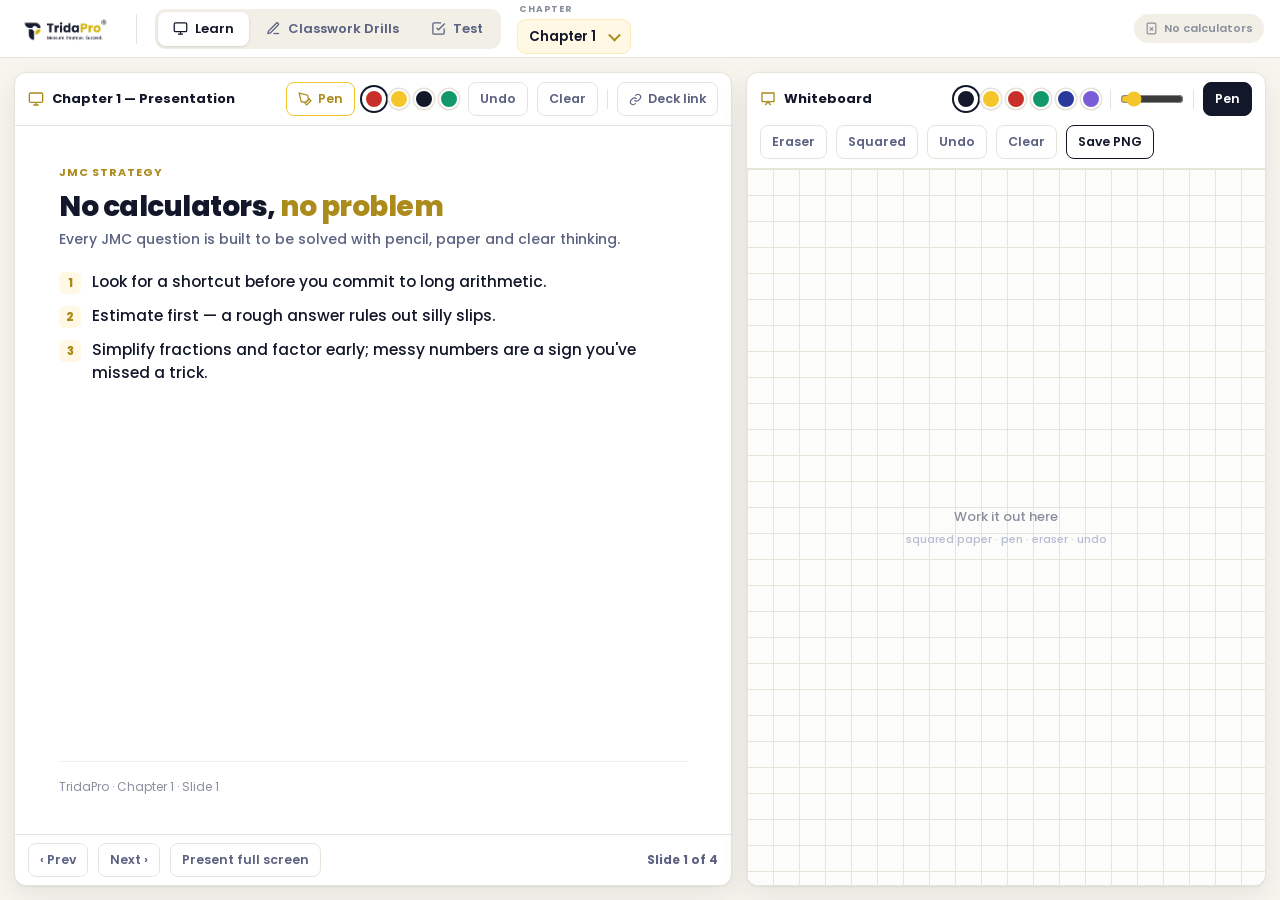
<file: tridapro-jmc-studio.html>
<!DOCTYPE html>
<html lang="en">
<head>
<meta charset="UTF-8">
<meta name="viewport" content="width=device-width, initial-scale=1.0">
<title>TridaPro · UKMT JMC Studio</title>
<link rel="preconnect" href="https://fonts.googleapis.com">
<link rel="preconnect" href="https://fonts.gstatic.com" crossorigin>
<link href="https://fonts.googleapis.com/css2?family=Poppins:wght@400;500;600;700;800&family=Source+Serif+4:opsz,wght@8..60,400;8..60,500;8..60,600&display=swap" rel="stylesheet">
<style>
 :root{
  --navy:#12182A; --navy2:#2E3444; --gold:#F5C62A; --gold2:#AC8B1D; --gold-soft:#FEF8E5;
  --ink:#12182A; --ink-soft:#5B6180; --ink-faint:#8A8F9E;
  --line:#E6E4DA; --line-soft:#F1EFE6;
  --surface:#fff; --bg:#F7F5EE;
  --ok:#12996B; --ok-soft:#E4F6EF;
  --no:#C7302A; --no-soft:#FBEBE9;
  --bronze:#B26A2B; --bronze-soft:#F6E7D8;
  --silver:#7C8394; --silver-soft:#EEF0F4;
  --r:12px; --shadow:0 1px 2px rgba(18,24,42,.06),0 10px 30px rgba(18,24,42,.08);
  font-synthesis:none;
 }
 *{box-sizing:border-box;margin:0;padding:0}
 html,body{height:100%}
 body{font-family:"Poppins",system-ui,sans-serif;color:var(--ink);background:var(--bg);-webkit-font-smoothing:antialiased;overflow:hidden}
 .app{height:100vh;display:flex;flex-direction:column}
 .serif{font-family:"Source Serif 4",Georgia,serif}

 /* ---------- TOP BAR ---------- */
 .topbar{display:flex;align-items:center;gap:16px;padding:0 16px;height:58px;background:var(--surface);border-bottom:1px solid var(--line);flex-shrink:0;z-index:20}
 .brand{display:flex;align-items:center;gap:9px}
 .brand img{height:34px;width:auto;display:block;flex-shrink:0}
 .divider{width:1px;height:30px;background:var(--line);margin:0 2px}

 .modes{display:flex;background:var(--line-soft);border-radius:10px;padding:3px;gap:2px}
 .modes button{font-family:inherit;font-size:13px;font-weight:600;border:none;cursor:pointer;background:transparent;color:var(--ink-soft);padding:7px 15px;border-radius:8px;display:flex;align-items:center;gap:7px;transition:all .15s}
 .modes button.active{background:var(--surface);color:var(--navy);box-shadow:0 1px 3px rgba(18,24,42,.13)}
 .modes button:focus-visible{outline:2px solid var(--gold);outline-offset:1px}

 .chapsel{display:flex;flex-direction:column;gap:3px;min-width:0;max-width:260px}
 .chapsel label{font-size:9px;font-weight:700;letter-spacing:.7px;text-transform:uppercase;color:var(--ink-faint);padding-left:2px}
 .selw{position:relative}
 select{appearance:none;font-family:inherit;font-size:13.5px;font-weight:600;color:var(--ink);background:var(--gold-soft);border:1.5px solid #FCEBB4;border-radius:9px;padding:7px 30px 7px 11px;cursor:pointer;width:100%}
 select:hover{border-color:#DFC479}
 select:focus-visible{outline:none;border-color:var(--gold);box-shadow:0 0 0 3px rgba(245,198,42,.22)}
 .selw::after{content:"";position:absolute;right:12px;top:50%;width:7px;height:7px;border-right:2px solid var(--gold2);border-bottom:2px solid var(--gold2);transform:translateY(-70%) rotate(45deg);pointer-events:none}
 .spacer{flex:1}
 .nocalc{display:flex;align-items:center;gap:6px;font-size:11px;font-weight:600;color:var(--ink-faint);background:var(--line-soft);border-radius:999px;padding:6px 11px}

 /* ---------- STAGE ---------- */
 .stage{flex:1;display:flex;min-height:0}
 .pane{background:var(--surface);border:1px solid var(--line);border-radius:var(--r);box-shadow:var(--shadow);display:flex;flex-direction:column;min-height:0;overflow:hidden}
 .btn{font-family:inherit;font-size:13px;font-weight:700;border-radius:10px;padding:10px 17px;cursor:pointer;border:1.5px solid var(--navy);background:var(--navy);color:#fff;display:inline-flex;align-items:center;gap:8px;transition:all .15s}
 .btn:hover{background:#0E1220}
 .btn.gold{background:var(--gold);border-color:var(--gold);color:#2B2200}
 .btn.gold:hover{background:var(--gold2);border-color:var(--gold2)}
 .btn.ghost{background:transparent;border-color:var(--line);color:var(--ink-soft)}
 .btn.ghost:hover{border-color:#C6CDE0;color:var(--ink)}
 .btn:disabled{opacity:.45;cursor:default}
 .btn:focus-visible{outline:2px solid var(--gold);outline-offset:2px}

 /* ===== LEARN ===== */
 .learn{flex:1;display:flex;min-height:0;padding:14px;gap:14px}
 .deck{flex:1 1 58%;min-width:0} .wb{flex:1 1 42%;min-width:0}
 .phead{display:flex;align-items:center;gap:9px;padding:9px 13px;border-bottom:1px solid var(--line);flex-shrink:0;flex-wrap:wrap;min-height:50px}
 .ptitle{font-size:13px;font-weight:700;color:var(--ink);display:flex;align-items:center;gap:8px;margin-right:auto}
 .ptitle svg{color:var(--gold2);flex-shrink:0}
 .tb{font-family:inherit;font-size:12.5px;font-weight:600;border:1.5px solid var(--line);background:var(--surface);color:var(--ink-soft);padding:7px 11px;border-radius:8px;cursor:pointer;display:flex;align-items:center;gap:6px;transition:all .15s;white-space:nowrap}
 .tb:hover{border-color:#C6CDE0;color:var(--ink)}
 .tb.active{background:var(--navy);color:#fff;border-color:var(--navy)}
 .tb:focus-visible{outline:2px solid var(--gold);outline-offset:1px}
 .sw{width:20px;height:20px;border-radius:50%;border:2px solid #fff;cursor:pointer;box-shadow:0 0 0 1.5px var(--line);transition:transform .12s;flex-shrink:0}
 .sw:hover{transform:scale(1.14)} .sw.on{box-shadow:0 0 0 2px #fff,0 0 0 4px var(--navy)}
 .sep{width:1px;height:20px;background:var(--line)}
 .rng{width:64px;accent-color:var(--gold);cursor:pointer}

 .slidebox{flex:1;position:relative;min-height:0;background:#12182A;overflow:hidden}
 .slideframe{position:absolute;inset:0;width:100%;height:100%;border:none}
 #slidePen{position:absolute;inset:0;width:100%;height:100%;touch-action:none}
 #slidePen.armed{cursor:crosshair}
 .demoslide{position:absolute;inset:0;background:#fff;padding:38px 44px;display:flex;flex-direction:column;overflow:auto}
 .demoslide .kicker{font-size:11px;font-weight:700;letter-spacing:1px;text-transform:uppercase;color:var(--gold2);margin-bottom:10px}
 .demoslide h2{font-size:28px;font-weight:800;letter-spacing:-.5px;margin-bottom:6px;line-height:1.15;color:var(--navy)}
 .demoslide h2 em{font-style:normal;color:var(--gold2)}
 .demoslide .sub{font-size:14px;color:var(--ink-soft);margin-bottom:20px;font-weight:500}
 .demoslide ul{list-style:none;display:flex;flex-direction:column;gap:10px}
 .demoslide li{display:flex;gap:11px;align-items:flex-start;font-size:15.5px;line-height:1.5;font-weight:500}
 .demoslide li .b{width:22px;height:22px;border-radius:6px;background:var(--gold-soft);color:var(--gold2);font-size:11.5px;font-weight:800;display:grid;place-items:center;flex-shrink:0;margin-top:2px}
 .demoslide .note{margin-top:auto;padding-top:16px;font-size:12px;color:var(--ink-faint);border-top:1px solid var(--line-soft)}
 .noembed{position:absolute;inset:0;display:flex;flex-direction:column;align-items:center;justify-content:center;gap:15px;padding:28px;text-align:center;background:linear-gradient(160deg,#2E3444,#12182A)}
 .noembed h3{color:#fff;font-size:16px;font-weight:700}
 .noembed p{color:#B7BBDA;font-size:13px;max-width:400px;line-height:1.55}
 .urlrow{display:flex;gap:8px;width:100%;max-width:430px}
 .urlrow input{flex:1;font-family:inherit;font-size:13px;padding:10px 12px;border-radius:9px;border:1.5px solid rgba(255,255,255,.25);background:rgba(255,255,255,.1);color:#fff}
 .urlrow input::placeholder{color:#8890BC}
 .snav{display:flex;align-items:center;gap:10px;padding:8px 13px;border-top:1px solid var(--line);flex-shrink:0}
 .snav .cnt{font-size:12px;font-weight:700;color:var(--ink-soft);margin-left:auto}
 .board-wrap{flex:1;position:relative;min-height:0;background:#FCFCFA;overflow:hidden}
 .board-wrap.grid{background-image:linear-gradient(#E7E4D8 1px,transparent 1px),linear-gradient(90deg,#E7E4D8 1px,transparent 1px);background-size:26px 26px}
 #board{position:absolute;inset:0;width:100%;height:100%;cursor:crosshair;touch-action:none}
 .whint{position:absolute;left:50%;top:50%;transform:translate(-50%,-50%);color:var(--ink-faint);font-size:13px;pointer-events:none;text-align:center;font-weight:500}
 .whint span{display:block;font-size:11px;margin-top:4px;color:#B7BDD2}

 /* ===== SETUP CARDS (shared by Drills & Test) ===== */
 .setup{flex:1;display:grid;place-items:center;padding:28px;overflow:auto}
 .setupcard{width:100%;max-width:640px;background:#fff;border:1px solid var(--line);border-radius:18px;box-shadow:var(--shadow);padding:30px 32px}
 .kick{font-size:11px;font-weight:800;letter-spacing:1px;text-transform:uppercase;color:var(--gold2);margin-bottom:7px}
 .setupcard h2{font-size:23px;font-weight:800;letter-spacing:-.4px;margin-bottom:6px;color:var(--navy)}
 .setupcard .s{font-size:13.5px;color:var(--ink-soft);margin-bottom:22px;font-weight:500;line-height:1.5}
 .grp{margin-bottom:22px}
 .grp .lb{font-size:10px;font-weight:800;letter-spacing:.8px;text-transform:uppercase;color:var(--ink-faint);margin-bottom:10px}
 .stepper{display:flex;gap:9px;flex-wrap:wrap}
 .step{border:1.5px solid var(--line);border-radius:10px;padding:11px 18px;cursor:pointer;background:#fff;font-family:inherit;font-weight:700;font-size:14px;color:var(--ink)}
 .step:hover{border-color:#C6CDE0}
 .step.on{border-color:var(--gold);box-shadow:0 0 0 1.5px var(--gold);background:var(--gold-soft);color:var(--gold2)}
 .yr{display:grid;grid-template-columns:repeat(3,1fr);gap:10px}
 .yrb{border:1.5px solid var(--line);border-radius:11px;padding:13px;cursor:pointer;background:#fff;text-align:left;font-family:inherit}
 .yrb:hover{border-color:#C6CDE0}
 .yrb.on{border-color:var(--navy);box-shadow:0 0 0 1.5px var(--navy);background:var(--line-soft)}
 .yrb .nm{font-size:13.5px;font-weight:700;margin-bottom:2px}
 .yrb .ds{font-size:11px;color:var(--ink-soft);font-weight:500}
 .rulebox{background:var(--navy);border-radius:12px;padding:15px 17px;color:#EAECF7;font-size:12.5px;line-height:1.7;margin-bottom:22px}
 .rulebox b{color:#fff}
 .rulebox .gd{color:var(--gold)}

 /* ===== CLASSWORK DRILLS — Quiz / Worksheet sub-tabs ===== */
 .dsub-bar{display:flex;align-items:center;gap:14px;padding:10px 16px;border-bottom:1px solid var(--line);flex-shrink:0;flex-wrap:wrap;background:var(--surface)}
 .dsub-tabs{display:flex;background:var(--line-soft);border-radius:10px;padding:3px;gap:2px}
 .dsub-btn{font-family:inherit;font-size:12.5px;font-weight:700;border:none;cursor:pointer;background:transparent;color:var(--ink-soft);padding:7px 14px;border-radius:8px;display:flex;align-items:center;gap:7px;transition:all .15s}
 .dsub-btn.active{background:var(--navy);color:#fff}
 .dsub-btn:hover:not(.active){color:var(--ink)}
 .dsub-btn:focus-visible{outline:2px solid var(--gold);outline-offset:1px}
 .dsub-hint{font-size:11.5px;color:var(--ink-faint);font-weight:500}

 /* ===== CLASSWORK WORKSHEET (PDF + Scribble) ===== */
 .cw-toolbar{display:flex;align-items:center;gap:10px;padding:10px 16px;border-bottom:1px solid var(--line);flex-shrink:0;flex-wrap:wrap}
 .cw-title{font-size:13px;font-weight:700;color:var(--ink);display:flex;align-items:center;gap:8px;margin-right:auto}
 .cw-title svg{color:var(--gold2);flex-shrink:0}
 .cw-pages{font-size:11px;font-weight:600;color:var(--ink-faint)}
 .cwframe-wrap{flex:1;position:relative;min-height:0;background:#525659}
 #cwIframeSlot{position:absolute;inset:0}
 #cwIframeSlot iframe{width:100%;height:100%;border:none;display:block}
 #cwInk{position:absolute;inset:0;width:100%;height:100%;z-index:2;pointer-events:none;touch-action:none}
 .cwframe-wrap.scribbling #cwInk{pointer-events:auto;cursor:crosshair}
 .cw-ann{position:absolute;left:50%;bottom:20px;transform:translateX(-50%);z-index:3;display:none;align-items:center;gap:6px;background:rgba(18,24,42,.92);backdrop-filter:blur(6px);border:1px solid rgba(255,255,255,.12);border-radius:14px;padding:8px;box-shadow:0 14px 34px rgba(0,0,0,.4)}
 .cwframe-wrap.scribbling .cw-ann{display:flex}
 .cw-ann-btn{font-family:inherit;border:1.5px solid transparent;background:transparent;color:#C9CEE6;border-radius:9px;width:34px;height:34px;display:grid;place-items:center;cursor:pointer;transition:all .13s;flex-shrink:0}
 .cw-ann-btn:hover{background:rgba(255,255,255,.08);color:#fff}
 .cw-ann-btn.on{background:rgba(255,255,255,.14);color:#fff;border-color:rgba(255,255,255,.2)}
 .cw-ann-div{width:1px;align-self:stretch;background:rgba(255,255,255,.14);margin:2px 2px}
 .cw-ann-swatches{display:flex;gap:5px;padding:0 3px}
 .cw-ann-swatch{width:18px;height:18px;border-radius:50%;cursor:pointer;border:2px solid transparent;transition:transform .13s}
 .cw-ann-swatch:hover{transform:scale(1.12)}
 .cw-ann-swatch.on{border-color:#fff;transform:scale(1.12)}
 .cw-ann-hint{position:absolute;top:14px;left:50%;transform:translateX(-50%);z-index:3;background:rgba(18,24,42,.85);color:#DCE0F5;font-size:11.5px;font-weight:600;padding:6px 14px;border-radius:999px;display:none;pointer-events:none;white-space:nowrap}
 .cwframe-wrap.scribbling .cw-ann-hint{display:block}
 .cw-empty{position:absolute;inset:0;display:flex;flex-direction:column;align-items:center;justify-content:center;gap:12px;padding:28px;text-align:center;background:linear-gradient(160deg,#2E3444,#12182A);color:#fff}
 .cw-empty svg{color:var(--gold)}
 .cw-empty h3{font-size:16px;font-weight:700}
 .cw-empty p{color:#B7BBDA;font-size:13px;max-width:420px;line-height:1.55}

 /* ===== RUNNER (Drills + Test share the Bluebook-style shell) ===== */
 .runwrap{flex:1;display:none;flex-direction:column;min-height:0}
 .bb-top{display:flex;align-items:center;padding:0 20px;height:58px;border-bottom:1px solid var(--line);flex-shrink:0;gap:14px}
 .bb-left{display:flex;align-items:center;gap:14px;flex:1;min-width:0}
 .bb-back{display:flex;align-items:center;gap:5px;font-size:13.5px;font-weight:600;color:var(--ink);background:none;border:none;cursor:pointer;font-family:inherit}
 .bb-back:hover{color:var(--gold2)}
 .lvlchip{font-size:11px;font-weight:700;padding:4px 10px;border-radius:999px;background:var(--navy);color:#fff;letter-spacing:.3px}
 .modechip{font-size:11px;font-weight:700;padding:4px 10px;border-radius:999px;background:var(--gold-soft);color:var(--gold2);letter-spacing:.3px}
 .bb-mid{display:flex;flex-direction:column;align-items:center;gap:3px;flex-shrink:0}
 .bb-timer{font-size:19px;font-weight:700;font-variant-numeric:tabular-nums;letter-spacing:.5px}
 .bb-timer.low{color:var(--no)}
 .bb-timer.hidden{visibility:hidden}
 .bb-trow{display:flex;align-items:center;gap:8px}
 .bb-pause{width:25px;height:25px;border-radius:50%;border:1.5px solid var(--ink);background:none;cursor:pointer;display:grid;place-items:center;font-size:9px}
 .bb-hide{font-family:inherit;font-size:11.5px;font-weight:600;border:1.5px solid var(--ink);border-radius:999px;background:none;padding:4px 12px;cursor:pointer}
 .bb-right{display:flex;align-items:center;gap:18px;flex:1;justify-content:flex-end}
 .bb-tool{display:flex;flex-direction:column;align-items:center;gap:2px;background:none;border:none;cursor:pointer;font-family:inherit;font-size:10.5px;font-weight:600;color:var(--ink);padding:4px 2px;border-radius:6px}
 .bb-tool:hover{color:var(--gold2)}
 .bb-tool.on{color:var(--gold2)}
 .bb-tool svg{stroke-width:1.7}
 .inkbar{display:flex;align-items:center;gap:6px;padding:0 8px;border-left:1px solid var(--line)}

 .bb-wrap{flex:1;position:relative;min-height:0;display:flex}
 .bb-body{flex:1;overflow-y:auto;display:flex;justify-content:center;padding:24px 20px 18px}
 .bb-body::-webkit-scrollbar{width:12px}
 .bb-body::-webkit-scrollbar-thumb{background:#D6D2C4;border-radius:9px;border:3px solid #F7F5EE}
 #qInkD,#qInkT{position:absolute;inset:0;width:100%;height:100%;z-index:5;touch-action:none;pointer-events:none}
 #qInkD.armed,#qInkT.armed{pointer-events:auto;cursor:crosshair}
 .qcard{width:100%;max-width:700px}
 .qhead{display:flex;align-items:center;gap:12px;background:var(--line-soft);border-radius:6px;padding:8px 12px 8px 0;margin-bottom:20px}
 .qnum{width:42px;height:38px;background:var(--navy);color:#fff;font-size:17px;font-weight:700;display:grid;place-items:center;border-radius:6px 0 0 6px;flex-shrink:0}
 .qband{font-size:10.5px;font-weight:700;color:var(--ink-soft);text-transform:uppercase;letter-spacing:.4px}
 .mark{display:flex;align-items:center;gap:6px;background:none;border:none;cursor:pointer;font-family:inherit;font-size:13px;font-weight:600;color:var(--ink);margin-left:auto}
 .mark:hover{color:var(--gold2)} .mark.on{color:var(--gold2)}
 .mark.on svg{fill:var(--gold2)}
 .abc-row{display:flex;align-items:center;gap:14px}
 .abc{width:32px;height:32px;border-radius:50%;border:1.5px solid var(--ink);background:#fff;cursor:pointer;font-family:inherit;font-size:11.5px;font-weight:700;display:grid;place-items:center;position:relative;flex-shrink:0}
 .abc.on{background:var(--ink);color:#fff}
 .abc::after{content:"";position:absolute;left:5px;right:5px;top:50%;height:1.5px;background:currentColor;transform:scaleX(0);transition:transform .15s}
 .abc.on::after{transform:scaleX(1)}
 .stem{font-family:"Source Serif 4",Georgia,serif;font-size:18.5px;line-height:1.62;margin-bottom:22px}
 .opts{display:flex;flex-direction:column;gap:11px}
 .orow{display:flex;align-items:center;gap:13px}
 .opt{flex:1;display:flex;align-items:center;gap:14px;text-align:left;font-family:"Source Serif 4",Georgia,serif;font-size:17px;background:#fff;border:1.5px solid #CFCBBC;border-radius:9px;padding:14px 16px;cursor:pointer;transition:all .13s;min-height:54px}
 .opt:hover:not(.dead):not(.lock){border-color:var(--navy);box-shadow:0 0 0 1px var(--navy)}
 .opt .k{width:27px;height:27px;flex-shrink:0;border-radius:50%;border:1.5px solid var(--navy);font-family:"Poppins",sans-serif;font-size:12px;font-weight:700;display:grid;place-items:center}
 .opt.sel{border-color:var(--gold2);box-shadow:0 0 0 1.5px var(--gold2);background:var(--gold-soft)}
 .opt.sel .k{background:var(--gold2);border-color:var(--gold2);color:#fff}
 .opt.right{border-color:var(--ok);box-shadow:0 0 0 1.5px var(--ok);background:var(--ok-soft)}
 .opt.right .k{background:var(--ok);border-color:var(--ok);color:#fff}
 .opt.wrong{border-color:var(--no);box-shadow:0 0 0 1.5px var(--no);background:var(--no-soft)}
 .opt.wrong .k{background:var(--no);border-color:var(--no);color:#fff}
 .opt.dead{opacity:.4} .opt.dead .txt{text-decoration:line-through}
 .opt.lock{cursor:default}
 .opt .mk{margin-left:auto;font-size:16px;font-weight:700}
 .opt:focus-visible{outline:2px solid var(--gold);outline-offset:2px}
 .elim{display:none}.elim.show{display:block}

 .expl{margin-top:20px;border:1.5px solid var(--line);border-left:4px solid var(--gold2);border-radius:0 10px 10px 0;padding:15px 17px;background:#FFFDF7;animation:sl .28s ease}
 @keyframes sl{from{opacity:0;transform:translateY(7px)}to{opacity:1;transform:none}}
 .expl h4{font-size:11px;font-weight:800;letter-spacing:.7px;text-transform:uppercase;color:var(--gold2);margin-bottom:7px}
 .expl p{font-family:"Source Serif 4",serif;font-size:15.5px;line-height:1.6}
 .expl .ansline{margin-top:9px;font-family:"Poppins",sans-serif;font-size:12.5px;font-weight:700;color:var(--ok)}
 .expl .ansline.neg{color:var(--no)}

 .bb-bot{display:flex;align-items:center;padding:0 20px;height:60px;border-top:1px solid var(--line);flex-shrink:0;background:#fff;gap:12px;position:relative}
 .navpop{position:absolute;left:20px;bottom:68px;background:#fff;border:1px solid var(--line);border-radius:12px;box-shadow:0 12px 40px rgba(18,24,42,.18);padding:13px;width:300px;display:none;z-index:30}
 .navpop.show{display:block}
 .navpop .t{font-size:11.5px;font-weight:700;text-align:center;padding-bottom:9px;border-bottom:1px solid var(--line);margin-bottom:11px}
 .navgrid{display:grid;grid-template-columns:repeat(5,1fr);gap:7px}
 .ng{height:36px;border-radius:7px;border:1.5px dashed #B9B5A4;background:#fff;font-family:inherit;font-size:12.5px;font-weight:700;color:var(--ink);cursor:pointer;position:relative}
 .ng:hover{border-color:var(--gold2)}
 .ng.ans{background:var(--navy);border:1.5px solid var(--navy);color:#fff}
 .ng.cur{outline:2px solid var(--gold2);outline-offset:2px}
 .ng.flag::before{content:"⚑";position:absolute;top:-7px;right:-4px;font-size:10px;color:var(--no)}
 .ng.ok{background:var(--ok);border-color:var(--ok);color:#fff}
 .ng.bad{background:var(--no);border-color:var(--no);color:#fff}
 .qpick{font-family:inherit;font-size:13.5px;font-weight:700;background:var(--navy);color:#fff;border:none;border-radius:999px;padding:9px 17px;cursor:pointer;display:flex;align-items:center;gap:8px}
 .qpick:hover{background:#0E1220}
 .bb-bot .rr{margin-left:auto;display:flex;align-items:center;gap:9px}
 .pillbtn{font-family:inherit;font-size:13.5px;font-weight:700;border-radius:999px;padding:9px 20px;cursor:pointer;border:1.5px solid var(--line);background:#fff;color:var(--ink)}
 .pillbtn:hover{border-color:#B9B5A4}
 .pillbtn.gold{background:var(--gold);border-color:var(--gold);color:#2B2200}
 .pillbtn.gold:hover{background:var(--gold2)}
 .pillbtn:disabled{opacity:.4;cursor:default}

 /* ===== RESULTS (Drills simple) ===== */
 .res{flex:1;display:grid;place-items:center;padding:28px;overflow:auto}
 .rescard{width:100%;max-width:600px;background:#fff;border:1px solid var(--line);border-radius:18px;box-shadow:var(--shadow);padding:30px;text-align:center}
 .score{font-size:52px;font-weight:800;letter-spacing:-2px;line-height:1;margin-bottom:6px;color:var(--navy)}
 .score .of{font-size:22px;color:var(--ink-faint);font-weight:700}
 .resmsg{font-size:14px;color:var(--ink-soft);font-weight:500;margin-bottom:22px}
 .bars{display:flex;gap:6px;justify-content:center;margin-bottom:24px;flex-wrap:wrap}
 .bars i{width:30px;height:8px;border-radius:4px;background:var(--line)}
 .bars i.ok{background:var(--ok)} .bars i.bad{background:var(--no)}
 .resbtns{display:flex;gap:10px;justify-content:center;flex-wrap:wrap}

 /* ===== TEST ANALYTICS REPORT ===== */
 .report{flex:1;overflow-y:auto;padding:28px 20px 60px;display:flex;justify-content:center}
 .report::-webkit-scrollbar{width:12px}
 .report::-webkit-scrollbar-thumb{background:#D6D2C4;border-radius:9px;border:3px solid #F7F5EE}
 .repwrap{width:100%;max-width:820px;display:flex;flex-direction:column;gap:18px}
 .rephead{background:linear-gradient(135deg,var(--navy),#2E3444);border-radius:18px;padding:30px 32px;color:#fff;display:flex;align-items:center;gap:28px;flex-wrap:wrap}
 .repscore{display:flex;align-items:baseline;gap:8px}
 .repscore .n{font-size:56px;font-weight:800;letter-spacing:-2px}
 .repscore .d{font-size:20px;color:#AEB4E0;font-weight:700}
 .repmeta{flex:1;min-width:180px}
 .repmeta .ch{font-size:12px;color:#AEB4E0;font-weight:600;margin-bottom:4px}
 .repmeta .yr{font-size:13px;color:#D9DCF2}
 .badge{padding:7px 16px;border-radius:999px;font-weight:800;font-size:13px;letter-spacing:.3px;white-space:nowrap}
 .badge.Gold{background:linear-gradient(135deg,#FBE07A,#F5C62A);color:#2B2200}
 .badge.Silver{background:linear-gradient(135deg,#E4E7EF,#AEB4C4);color:#2B2E3B}
 .badge.Bronze{background:linear-gradient(135deg,#D79A5B,#9C5B25);color:#fff}
 .badge.Participation{background:rgba(255,255,255,.14);color:#fff;border:1px solid rgba(255,255,255,.3)}

 .card{background:#fff;border:1px solid var(--line);border-radius:16px;padding:22px 24px;box-shadow:var(--shadow)}
 .card h3{font-size:13px;font-weight:800;letter-spacing:.4px;text-transform:uppercase;color:var(--navy);margin-bottom:16px;display:flex;align-items:center;gap:8px}
 .card h3 svg{color:var(--gold2)}

 .gauge{position:relative;height:14px;border-radius:8px;overflow:hidden;background:var(--line-soft);margin:20px 4px 34px}
 .gauge .zone{position:absolute;top:0;bottom:0}
 .gauge .pin{position:absolute;top:-9px;width:2px;height:32px;background:var(--navy)}
 .gauge .pin .cap{position:absolute;top:-9px;left:50%;transform:translateX(-50%);width:16px;height:16px;border-radius:50%;background:var(--navy);border:3px solid #fff;box-shadow:0 2px 6px rgba(0,0,0,.3)}
 .gauge .pin .lbl{position:absolute;top:-34px;left:50%;transform:translateX(-50%);font-size:11px;font-weight:800;color:var(--navy);white-space:nowrap;background:#fff;padding:2px 7px;border-radius:6px;border:1px solid var(--line)}
 .gauge .tick{position:absolute;top:0;bottom:0;width:2px;background:rgba(18,24,42,.35)}
 .gauge .tick .tl{position:absolute;bottom:-22px;left:50%;transform:translateX(-50%);font-size:9.5px;font-weight:700;color:var(--ink-soft);white-space:nowrap}
 .gaugekey{display:flex;gap:16px;flex-wrap:wrap;font-size:11px;font-weight:600;color:var(--ink-soft)}
 .gaugekey span{display:inline-flex;align-items:center;gap:5px}
 .gaugekey i{width:9px;height:9px;border-radius:3px;display:inline-block}

 .qualgrid{display:grid;grid-template-columns:1fr 1fr;gap:12px}
 .qualc{border:1.5px solid var(--line);border-radius:12px;padding:14px 16px}
 .qualc.hit{border-color:var(--ok);background:var(--ok-soft)}
 .qualc .nm{font-size:13.5px;font-weight:700;color:var(--navy);margin-bottom:3px;display:flex;align-items:center;gap:7px}
 .qualc .st{font-size:12px;font-weight:600;color:var(--ink-soft)}
 .qualc.hit .st{color:var(--ok)}

 .bandgrid{display:grid;grid-template-columns:repeat(3,1fr);gap:12px}
 .bandc{border:1.5px solid var(--line);border-radius:12px;padding:14px 15px}
 .bandc .t{font-size:11px;font-weight:800;text-transform:uppercase;letter-spacing:.4px;color:var(--ink-soft);margin-bottom:9px}
 .bandc .m{font-size:22px;font-weight:800;color:var(--navy);margin-bottom:9px}
 .bandc .row{display:flex;justify-content:space-between;font-size:11.5px;font-weight:600;color:var(--ink-soft);padding:3px 0}
 .bandc .row b{color:var(--ink)}
 .bandc .mini{display:flex;gap:3px;margin-top:8px}
 .bandc .mini i{flex:1;height:6px;border-radius:3px;background:var(--line)}
 .bandc .mini i.ok{background:var(--ok)} .bandc .mini i.bad{background:var(--no)} .bandc .mini i.bl{background:var(--line)}

 .revtable{width:100%;border-collapse:collapse;font-size:13px}
 .revtable th{text-align:left;font-size:10px;font-weight:800;text-transform:uppercase;letter-spacing:.4px;color:var(--ink-faint);padding:7px 8px;border-bottom:2px solid var(--line)}
 .revtable td{padding:8px;border-bottom:1px solid var(--line-soft);font-weight:600}
 .revtable tr:hover td{background:var(--line-soft)}
 .dot{width:9px;height:9px;border-radius:50%;display:inline-block}
 .dot.ok{background:var(--ok)} .dot.bad{background:var(--no)} .dot.bl{background:var(--ink-faint)}
 .revtable .delta.pos{color:var(--ok)} .revtable .delta.neg{color:var(--no)} .revtable .delta.zero{color:var(--ink-faint)}
 .repbtns{display:flex;gap:10px;flex-wrap:wrap;justify-content:center;padding-top:4px}

 /* modals */
 .modal{position:fixed;inset:0;background:rgba(18,24,42,.5);z-index:70;display:none;align-items:center;justify-content:center;padding:24px}
 .modal.show{display:flex}
 .mbox{background:#fff;border-radius:16px;box-shadow:0 24px 70px rgba(18,24,42,.35);max-width:420px;width:100%;padding:24px}
 .mbox h3{font-size:16px;font-weight:800;color:var(--navy);margin-bottom:9px}
 .mbox p{font-size:13.5px;color:var(--ink-soft);line-height:1.55;margin-bottom:20px}
 .mbtns{display:flex;gap:10px;justify-content:flex-end}

 #toasts{position:fixed;top:70px;left:50%;transform:translateX(-50%);z-index:78;display:flex;flex-direction:column;gap:8px;align-items:center;pointer-events:none}
 .toast{background:var(--navy);color:#fff;font-weight:600;font-size:14px;padding:11px 20px;border-radius:999px;box-shadow:0 10px 26px rgba(18,24,42,.3);display:flex;align-items:center;gap:9px;animation:ti .28s ease}
 @keyframes ti{from{opacity:0;transform:translateY(-11px)}to{opacity:1;transform:none}}
 .toast.out{animation:to .3s ease forwards}
 @keyframes to{to{opacity:0;transform:translateY(-9px)}}

 /* Classwork Drills runs on a pure-white screen, distinct from the
    off-white page background used by Learn and Test. */
 #drillsView{background:#fff}

 @media (prefers-reduced-motion:reduce){*{animation:none!important}}
 @media (max-width:980px){
  body{overflow:auto}.app{height:auto;min-height:100vh}
  .learn{flex-direction:column;padding:12px}
  .deck,.wb{flex:none}.slidebox{min-height:320px}.board-wrap{min-height:320px}
  .brand img{height:26px}
  .bandgrid,.qualgrid{grid-template-columns:1fr}
 }
</style>
</head>
<body>
<div class="app">

 <!-- ================= TOP BAR ================= -->
 <header class="topbar">
  <div class="brand">
   <img src="[data-uri]" alt="TridaPro — Measure. Improve. Succeed.">
  </div>
  <div class="divider"></div>

  <div class="modes" role="group" aria-label="Mode">
   <button id="mLearn" class="active"><svg width="15" height="15" viewBox="0 0 24 24" fill="none" stroke="currentColor" stroke-width="2"><rect x="2" y="3" width="20" height="14" rx="2"/><path d="M8 21h8M12 17v4"/></svg>Learn</button>
   <button id="mDrills"><svg width="15" height="15" viewBox="0 0 24 24" fill="none" stroke="currentColor" stroke-width="2"><path d="M12 20h9"/><path d="M16.5 3.5a2.1 2.1 0 013 3L7 19l-4 1 1-4z"/></svg>Classwork Drills</button>
   <button id="mTest"><svg width="15" height="15" viewBox="0 0 24 24" fill="none" stroke="currentColor" stroke-width="2"><path d="M9 11l3 3L22 4"/><path d="M21 12v7a2 2 0 01-2 2H5a2 2 0 01-2-2V5a2 2 0 012-2h11"/></svg>Test</button>
  </div>

  <div class="chapsel"><label for="selChap">Chapter</label><div class="selw"><select id="selChap"></select></div></div>
  <div class="spacer"></div>
  <div class="nocalc" title="UKMT rules: no calculators in the JMC"><svg width="13" height="13" viewBox="0 0 24 24" fill="none" stroke="currentColor" stroke-width="2.2"><rect x="4" y="2" width="16" height="20" rx="2"/><path d="M9 16l6-6M9 10l6 6"/></svg>No calculators</div>
 </header>

 <div class="stage">
  <!-- ================= LEARN ================= -->
  <div class="learn" id="learnView">
   <section class="pane deck">
    <div class="phead">
     <div class="ptitle"><svg width="16" height="16" viewBox="0 0 24 24" fill="none" stroke="currentColor" stroke-width="2"><rect x="2" y="3" width="20" height="14" rx="2"/><path d="M8 21h8M12 17v4"/></svg><span id="deckName">Presentation</span></div>
     <button class="tb" id="sPen" style="border-color:var(--gold);color:var(--gold2)"><svg width="14" height="14" viewBox="0 0 24 24" fill="none" stroke="currentColor" stroke-width="2.2"><path d="M12 19l7-7 3 3-7 7-3-3z"/><path d="M18 13l-1.5-7.5L2 2l3.5 14.5L13 18l5-5z"/></svg>Pen</button>
     <div id="sSwatches" style="display:flex;gap:5px"></div>
     <button class="tb" id="sUndo">Undo</button>
     <button class="tb" id="sClear">Clear</button>
     <div class="sep"></div>
     <button class="tb" id="sLink"><svg width="13" height="13" viewBox="0 0 24 24" fill="none" stroke="currentColor" stroke-width="2.2"><path d="M10 13a5 5 0 007.5.5l3-3a5 5 0 00-7-7l-1.7 1.7"/><path d="M14 11a5 5 0 00-7.5-.5l-3 3a5 5 0 007 7l1.7-1.7"/></svg>Deck link</button>
    </div>
    <div class="slidebox" id="slideBox">
     <iframe class="slideframe" id="slideFrame" style="display:none" title="Chapter presentation" allowfullscreen></iframe>
     <div class="demoslide" id="demoSlide"></div>
     <canvas id="slidePen"></canvas>
     <div class="noembed" id="noEmbed" style="display:none">
      <h3>Link this chapter's Google Slides deck</h3>
      <p>Uploaded once in the backend in the live product. For this prototype, paste a Google Slides <b>embed</b> URL.</p>
      <div class="urlrow"><input id="urlIn" placeholder="https://docs.google.com/presentation/d/…/embed"><button class="btn gold" id="urlGo">Load</button></div>
      <button class="btn ghost" id="urlCancel" style="color:#B7BBDA;border-color:rgba(255,255,255,.25)">Use built-in sample slides</button>
     </div>
    </div>
    <div class="snav">
     <button class="tb" id="sPrev">‹ Prev</button>
     <button class="tb" id="sNext">Next ›</button>
     <button class="tb" id="sFull">Present full screen</button>
     <span class="cnt" id="sCount">—</span>
    </div>
   </section>
   <section class="pane wb">
    <div class="phead">
     <div class="ptitle"><svg width="16" height="16" viewBox="0 0 24 24" fill="none" stroke="currentColor" stroke-width="2"><path d="M3 3h18v13H3z"/><path d="M8 21l4-5 4 5"/></svg>Whiteboard</div>
     <div id="wSwatches" style="display:flex;gap:5px"></div>
     <div class="sep"></div>
     <input type="range" class="rng" id="wSize" min="1" max="16" value="3" aria-label="Pen size">
     <div class="sep"></div>
     <button class="tb active" id="wPen">Pen</button>
     <button class="tb" id="wErase">Eraser</button>
     <button class="tb" id="wGrid">Squared</button>
     <button class="tb" id="wUndo">Undo</button>
     <button class="tb" id="wClear">Clear</button>
     <button class="tb" id="wSave" style="border-color:var(--navy);color:var(--navy)">Save PNG</button>
    </div>
    <div class="board-wrap grid" id="boardWrap">
     <canvas id="board"></canvas>
     <div class="whint" id="wHint">Work it out here<span>squared paper · pen · eraser · undo</span></div>
    </div>
   </section>
  </div>

  <!-- ================= DRILLS ================= -->
  <div class="stage" id="drillsView" style="display:none;flex-direction:column">
   <div class="dsub-bar">
    <div class="dsub-tabs" role="group" aria-label="Classwork Drills view">
     <button class="dsub-btn active" id="dSubQuiz"><svg width="14" height="14" viewBox="0 0 24 24" fill="none" stroke="currentColor" stroke-width="2.2"><path d="M9 11l3 3L22 4"/><path d="M21 12v7a2 2 0 01-2 2H5a2 2 0 01-2-2V5a2 2 0 012-2h11"/></svg>Quiz</button>
     <button class="dsub-btn" id="dSubPdf"><svg width="14" height="14" viewBox="0 0 24 24" fill="none" stroke="currentColor" stroke-width="2.2"><path d="M14 2H6a2 2 0 00-2 2v16a2 2 0 002 2h12a2 2 0 002-2V8z"/><path d="M14 2v6h6"/></svg>Worksheet (PDF)</button>
    </div>
    <div class="dsub-hint">Worksheet lets you scribble directly on a printable-style classwork PDF.</div>
   </div>

   <div class="stage" id="dQuizPane" style="flex:1;min-height:0">
    <div class="setup" id="dSetup">
     <div class="setupcard">
      <div class="kick">Classwork Drills · Quiz</div>
      <h2 id="dChap">Choose how many questions</h2>
      <div class="s">Untimed practice with instant feedback. Great for working through a chapter together on the board.</div>
      <div class="grp">
       <div class="lb">Number of questions</div>
       <div class="stepper" id="dStepper"></div>
      </div>
      <button class="btn gold" id="startDrills" style="width:100%;justify-content:center;padding:13px">Start drills · <span id="dStartLbl">10 questions</span></button>
     </div>
    </div>
    <div class="runwrap" id="dRun">
     <div class="bb-top">
      <div class="bb-left">
       <button class="bb-back" id="dBack"><svg width="14" height="14" viewBox="0 0 24 24" fill="none" stroke="currentColor" stroke-width="2.4"><path d="M15 18l-6-6 6-6"/></svg> Go back</button>
       <span class="lvlchip">Classwork Drills</span>
       <span class="modechip" id="dCountChip">10 questions</span>
      </div>
      <div class="bb-mid"><div class="bb-timer" id="dTimer">00:00</div><div style="font-size:9.5px;font-weight:600;color:var(--ink-faint);letter-spacing:.4px;text-transform:uppercase">Time on task</div></div>
      <div class="bb-right">
       <button class="bb-tool" id="dPen"><svg width="19" height="19" viewBox="0 0 24 24" fill="none" stroke="currentColor"><path d="M12 19l7-7 3 3-7 7-3-3z"/><path d="M18 13l-1.5-7.5L2 2l3.5 14.5L13 18l5-5z"/><path d="M2 2l7.586 7.586"/></svg>Pen</button>
       <button class="bb-tool" id="dHigh"><svg width="19" height="19" viewBox="0 0 24 24" fill="none" stroke="currentColor"><path d="M15 3l6 6-9 9H6v-6z"/><path d="M3 21h18"/></svg>Highlight</button>
       <div class="inkbar" id="dInkBar" style="display:none"><div style="display:flex;gap:5px" id="dInkSw"></div><button class="tb" id="dInkUndo" style="padding:5px 9px;font-size:11px">Undo</button><button class="tb" id="dInkClear" style="padding:5px 9px;font-size:11px">Clear</button></div>
       <button class="bb-tool" id="dElimBtn"><svg width="19" height="19" viewBox="0 0 24 24" fill="none" stroke="currentColor"><path d="M5 12h14"/><circle cx="12" cy="12" r="9"/></svg>Eliminator</button>
      </div>
     </div>
     <div class="bb-wrap" id="dWrap"><div class="bb-body"><div class="qcard" id="dCard"></div></div><canvas id="qInkD"></canvas></div>
     <div class="bb-bot">
      <div class="navpop" id="dNavPop"><div class="t" id="dNavTitle">Drills</div><div class="navgrid" id="dNavGrid"></div></div>
      <button class="qpick" id="dPick">— <svg width="12" height="12" viewBox="0 0 24 24" fill="none" stroke="currentColor" stroke-width="2.6"><path d="M6 15l6-6 6 6"/></svg></button>
      <div class="rr"><button class="pillbtn" id="dPrev">Previous</button><button class="pillbtn gold" id="dNext">Next</button></div>
     </div>
    </div>
    <div class="res" id="dRes" style="display:none">
     <div class="rescard">
      <div class="kick" id="dResKick">Classwork Drills</div>
      <div class="score"><span id="dScoreN">0</span><span class="of">/10</span></div>
      <div class="resmsg" id="dResMsg"></div>
      <div class="bars" id="dResBars"></div>
      <div class="resbtns">
       <button class="btn ghost" id="dRetry">Try again</button>
       <button class="btn ghost" id="dBack2">Back to chapter</button>
      </div>
     </div>
    </div>
   </div>

   <!-- ============ WORKSHEET (PDF + Scribble) ============ -->
   <div class="stage" id="dPdfPane" style="display:none;flex:1;min-height:0;flex-direction:column">
    <div class="cw-toolbar" id="cwToolbar" style="display:none">
     <div class="cw-title"><svg width="16" height="16" viewBox="0 0 24 24" fill="none" stroke="currentColor" stroke-width="2"><path d="M14 2H6a2 2 0 00-2 2v16a2 2 0 002 2h12a2 2 0 002-2V8z"/><path d="M14 2v6h6"/></svg><span id="cwTitle">Classwork worksheet</span><span class="cw-pages" id="cwPages"></span></div>
     <button class="tb" id="cwScribbleToggle" style="border-color:var(--gold);color:var(--gold2)"><svg width="14" height="14" viewBox="0 0 24 24" fill="none" stroke="currentColor" stroke-width="2.2"><path d="M12 19l7-7 3 3-7 7-3-3z"/><path d="M18 13l-1.5-7.5L2 2l3.5 14.5L13 18l5-5z"/></svg>Scribble</button>
     <button class="tb" id="cwDownload"><svg width="14" height="14" viewBox="0 0 24 24" fill="none" stroke="currentColor" stroke-width="2.2"><path d="M12 3v12m0 0l-4-4m4 4l4-4"/><path d="M5 21h14"/></svg>Download</button>
    </div>
    <div class="cwframe-wrap" id="cwFrameWrap">
     <div id="cwIframeSlot"></div>
     <canvas id="cwInk"></canvas>
     <div class="cw-ann-hint">Drawing on the page — toggle Scribble off to scroll</div>
     <div class="cw-ann" id="cwAnn">
      <button class="cw-ann-btn on" id="cwToolPen" title="Pen" data-tool="pen"><svg width="16" height="16" viewBox="0 0 24 24" fill="none" stroke="currentColor" stroke-width="2"><path d="M12 19l7-7 3 3-7 7-3-3z"/><path d="M18 13l-1.5-7.5L2 2l3.5 14.5L13 18l5-5z"/></svg></button>
      <button class="cw-ann-btn" id="cwToolHi" title="Highlighter" data-tool="highlighter"><svg width="16" height="16" viewBox="0 0 24 24" fill="none" stroke="currentColor" stroke-width="2"><path d="M9 11l6-6 4 4-6 6H9v-4z"/><path d="M5 19l2-6 4 4-2 4-4 1z"/></svg></button>
      <button class="cw-ann-btn" id="cwToolEr" title="Eraser" data-tool="eraser"><svg width="16" height="16" viewBox="0 0 24 24" fill="none" stroke="currentColor" stroke-width="2"><path d="M20 20H9l-5.5-5.5a2 2 0 010-2.8L12 3l9 9-7 7"/><path d="M14.5 6.5l5 5"/></svg></button>
      <div class="cw-ann-div"></div>
      <div class="cw-ann-swatches" id="cwSwatches"></div>
      <div class="cw-ann-div"></div>
      <button class="cw-ann-btn" id="cwToolUndo" title="Undo"><svg width="16" height="16" viewBox="0 0 24 24" fill="none" stroke="currentColor" stroke-width="2"><path d="M9 14L4 9l5-5"/><path d="M4 9h10a6 6 0 010 12H9"/></svg></button>
      <button class="cw-ann-btn" id="cwToolClear" title="Clear all"><svg width="16" height="16" viewBox="0 0 24 24" fill="none" stroke="currentColor" stroke-width="2"><path d="M3 6h18"/><path d="M8 6V4a2 2 0 012-2h4a2 2 0 012 2v2m3 0l-1 14a2 2 0 01-2 2H7a2 2 0 01-2-2L4 6"/></svg></button>
      <div class="cw-ann-div"></div>
      <button class="cw-ann-btn" id="cwToolDone" title="Exit scribble mode"><svg width="16" height="16" viewBox="0 0 24 24" fill="none" stroke="currentColor" stroke-width="2.4"><path d="M6 6l12 12M18 6L6 18"/></svg></button>
     </div>
     <div class="cw-empty" id="cwEmpty" style="display:none">
      <svg width="34" height="34" viewBox="0 0 24 24" fill="none" stroke="currentColor" stroke-width="1.6"><path d="M14 2H6a2 2 0 00-2 2v16a2 2 0 002 2h12a2 2 0 002-2V8z"/><path d="M14 2v6h6"/></svg>
      <h3 id="cwEmptyTitle">This chapter's worksheet isn't uploaded yet</h3>
      <p id="cwEmptyBody">A teacher drops the Classwork PDF in once in the backend and it appears here automatically — exactly like Chapter 1's worksheet.</p>
     </div>
    </div>
   </div>
  </div>

  <!-- ================= TEST ================= -->
  <div class="stage" id="testView" style="display:none">
   <div class="setup" id="tSetup">
    <div class="setupcard">
     <div class="kick">UKMT Junior Mathematical Challenge · Mock</div>
     <h2 id="tChap">Full paper, exam conditions</h2>
     <div class="s">25 questions · 60 minutes · calculators not permitted, exactly as on the day. For pupils in Year 7 and Year 8 (England &amp; Wales), Year 8 and Year 9 (Northern Ireland), or S1 and S2 (Scotland).</div>
     <div class="rulebox">
      <b>Marking scheme</b><br>
      Questions 1–15: <span class="gd">+5</span> for a correct answer, 0 if wrong, 0 if blank<br>
      Questions 16–25: <span class="gd">+6</span> for a correct answer, 0 if wrong, 0 if blank<br>
      <b>No penalty</b> for an incorrect answer anywhere on the paper<br>
      Maximum possible score: <b>135</b>
     </div>
     <button class="btn gold" id="startTest" style="width:100%;justify-content:center;padding:13px">Start the 60-minute mock</button>
    </div>
   </div>

   <div class="runwrap" id="tRun">
    <div class="bb-top">
     <div class="bb-left">
      <button class="bb-back" id="tBack"><svg width="14" height="14" viewBox="0 0 24 24" fill="none" stroke="currentColor" stroke-width="2.4"><path d="M15 18l-6-6 6-6"/></svg> Go back</button>
      <span class="lvlchip">JMC Mock</span>
      <span class="modechip" id="tYrChip">60-minute mock</span>
     </div>
     <div class="bb-mid">
      <div class="bb-timer" id="tTimer">60:00</div>
      <div class="bb-trow"><button class="bb-pause" id="tPause">❚❚</button><button class="bb-hide" id="tHide">Hide</button></div>
     </div>
     <div class="bb-right" id="tToolsLive">
      <button class="bb-tool" id="tElimBtn"><svg width="19" height="19" viewBox="0 0 24 24" fill="none" stroke="currentColor"><path d="M5 12h14"/><circle cx="12" cy="12" r="9"/></svg>Eliminator</button>
     </div>
     <div class="bb-right" id="tToolsReview" style="display:none">
      <span class="modechip" style="background:var(--ok-soft);color:var(--ok)">Reviewing</span>
      <button class="bb-tool" id="tPen"><svg width="19" height="19" viewBox="0 0 24 24" fill="none" stroke="currentColor"><path d="M12 19l7-7 3 3-7 7-3-3z"/><path d="M18 13l-1.5-7.5L2 2l3.5 14.5L13 18l5-5z"/><path d="M2 2l7.586 7.586"/></svg>Pen</button>
      <button class="bb-tool" id="tHigh"><svg width="19" height="19" viewBox="0 0 24 24" fill="none" stroke="currentColor"><path d="M15 3l6 6-9 9H6v-6z"/><path d="M3 21h18"/></svg>Highlight</button>
      <div class="inkbar" id="tInkBar" style="display:none"><div style="display:flex;gap:5px" id="tInkSw"></div><button class="tb" id="tInkUndo" style="padding:5px 9px;font-size:11px">Undo</button><button class="tb" id="tInkClear" style="padding:5px 9px;font-size:11px">Clear</button></div>
     </div>
    </div>
    <div class="bb-wrap" id="tWrap"><div class="bb-body"><div class="qcard" id="tCard"></div></div><canvas id="qInkT"></canvas></div>
    <div class="bb-bot">
     <div class="navpop" id="tNavPop"><div class="t" id="tNavTitle">JMC Mock</div><div class="navgrid" id="tNavGrid"></div></div>
     <button class="qpick" id="tPick">— <svg width="12" height="12" viewBox="0 0 24 24" fill="none" stroke="currentColor" stroke-width="2.6"><path d="M6 15l6-6 6 6"/></svg></button>
     <div class="rr"><button class="pillbtn" id="tPrev">Previous</button><button class="pillbtn gold" id="tNext">Next</button></div>
    </div>
   </div>

   <!-- ANALYTICS REPORT -->
   <div class="report" id="tReport" style="display:none">
    <div class="repwrap">
     <div class="rephead">
      <div class="repscore"><span class="n" id="repScore">0</span><span class="d">/ 135</span></div>
      <div class="repmeta"><div class="ch" id="repChap">Chapter · JMC Mock</div><div class="yr" id="repYr">Completed in 00:00</div></div>
      <span class="badge" id="repBadge">Bronze</span>
     </div>

     <div class="card">
      <h3><svg width="15" height="15" viewBox="0 0 24 24" fill="none" stroke="currentColor" stroke-width="2.2"><path d="M3 3v18h18"/><path d="M7 13l4-4 3 3 5-6"/></svg>Score vs. certificate thresholds</h3>
      <div class="gauge" id="gauge"></div>
      <div class="gaugekey">
       <span><i style="background:var(--silver-soft);border:1px solid var(--silver)"></i>Below 47 — Participation</span>
       <span><i style="background:var(--bronze-soft)"></i>47+ Bronze</span>
       <span><i style="background:#E9E4D2"></i>59+ Silver</span>
       <span><i style="background:var(--gold-soft)"></i>75+ Gold</span>
      </div>
     </div>

     <div class="card">
      <h3><svg width="15" height="15" viewBox="0 0 24 24" fill="none" stroke="currentColor" stroke-width="2.2"><path d="M12 15a4 4 0 100-8 4 4 0 000 8z"/><path d="M12 1v4M12 19v4M4.2 4.2l2.9 2.9M16.9 16.9l2.9 2.9M1 12h4M19 12h4M4.2 19.8l2.9-2.9M16.9 7.1l2.9-2.9"/></svg>UKMT follow-on rounds</h3>
      <div class="qualgrid" id="qualGrid"></div>
     </div>

     <div class="card">
      <h3><svg width="15" height="15" viewBox="0 0 24 24" fill="none" stroke="currentColor" stroke-width="2.2"><rect x="3" y="3" width="18" height="18" rx="2"/><path d="M3 9h18M9 21V9"/></svg>Breakdown by question band</h3>
      <div class="bandgrid" id="bandGrid"></div>
     </div>

     <div class="card">
      <h3><svg width="15" height="15" viewBox="0 0 24 24" fill="none" stroke="currentColor" stroke-width="2.2"><path d="M9 11l3 3L22 4"/><path d="M21 12v7a2 2 0 01-2 2H5a2 2 0 01-2-2V5a2 2 0 012-2h11"/></svg>Question-by-question review</h3>
      <div style="max-height:360px;overflow:auto"><table class="revtable" id="revTable"></table></div>
     </div>

     <div class="repbtns">
      <button class="btn gold" id="repReview">Review with explanations</button>
      <button class="btn ghost" id="repRetry">Retake this mock</button>
      <button class="btn ghost" id="repBack">Back to chapter</button>
     </div>
    </div>
   </div>
  </div>
 </div>
</div>

<!-- submit confirm modal -->
<div class="modal" id="submitModal">
 <div class="mbox">
  <h3>Submit the test?</h3>
  <p id="submitBody">You still have questions left unanswered. Once submitted, the paper is marked using the official UKMT scheme and cannot be changed.</p>
  <div class="mbtns"><button class="btn ghost" id="submitCancel">Keep working</button><button class="btn gold" id="submitGo">Submit paper</button></div>
 </div>
</div>

<div id="toasts"></div>

<script>
/* ============================================================
   CHAPTERS — placeholders (rename in the backend). Content is
   pitched at JMC level (Year 7/8): number & arithmetic, fractions/
   percentages/ratio, and shape/space/problem-solving, as the real
   JMC does — easier than IMC, with the same 4-slide / 15-drill /
   25-question-mock structure per chapter.
   ============================================================ */
const AB=["A","B","C","D","E"];
const CHAPTERS=[
 {id:"ch1",name:"Chapter 1",sub:"Rename this chapter",deck:"",cwPdf:"[base64]/[base64]/[base64]/az9TcVFYKyU6Kz4yczA0cUgsMmVlYjBnNENSaTBLMjpSQlpUVkIyaCphc19NNSIiIUtHaEZdX08mRUkhO0o/cElxQyhBc1c1JV1gNms5X19MVDAkYS1jMTdbMSpmQk1xXGgnMW4/[base64]/MVgtWDhNZENSQDgqNSotTGQpbWEmNGpQcUg3Pk0ialdiRHRAI0ZqMFhBb1IxJGspZDY4Zi9lbjg4VnU6XTpLRThYSWNFZUU/NHAmWnJkT2tzcS04PWtaXXRBXmsiSGw4QDokZ29DJTlEb24rT0NLbCRmamwkNkQ0W3AydT85VFNYIyZJYWczW0BhUTg3SUVSS2QrTUo7JkNXUWBYWzcxLmZzMCdrQlZCP15kcCJgcm5MSFY/[base64]/[base64]/UUQ3ZjExUy9pJjomaC5eIlx1TktKV2s1OGowYDpNMFwoQ1xuYjJDNzIqNFVPYzQpZFYnQUZKRzMsRXU/LlNISSRJaVorVEcuKkUjVTVLRlU/W0JybjhEODdTcVNiIT51SztPPWpjTyc5IT1mNmRSTV5qK09sMXBJPSlBRWJlSVc4U0k4SEA/[base64]/[base64]/[base64]/[base64]/[base64]/KiJgQCduWmBROyNHc09VRyFMXl0yTHEsMjdfKF1WXHFWIzg/LzAnT0ZgZG9RJW5MJk5walw+S0tWcisjNHFHc2ZkYTxIInM3VWE+Yk9qOSZlVj8sOltUazUzKTs3RHNdUD1MWCkpRXROVWg7czdPWClMYEJyMmwuPFZFWmkyPyVbP1s9TGM3MjlmVzJycyc/XzszanBwckpaSkNqbyUqUyZhNkdPUVBhZCxlVj9PUzdnKlxgVkdyVWJTSlhrUDxYKWNiMkdJSEIyOzBTaiVHLWd1LVoqXElyQS9eU1whPCojRSRDTzQwTFtvZixwaiY6UCIvVyxYW0YqQGpfY2hmQ1ZyTSxuQiFIJVJiUSE7MkBwZFojTDtwVWppSnVkaGZbTkVTMXI/[base64]/[base64]/[base64]/[base64]/[base64]/[base64]/PDctXT1jXGxgQThpQEE8UipAXzp1XixURm1ZRDIqPyI7dUw6bmxjbF8/SzgoIjtWVydzY2pPdG11IiU/P2A9OFYrY1YkN2ByKHI3MVlBaiZEdWEqIXRFOFt1ZThPInQtNm08NmFrP0A3cVIhJSE+UjV1MVo/[base64]/YiopLD5rNSZnbHBWTHI9cmk4RmQlJU9IaDRdVT4vSGVEL0lvXihuVyZlWExZRWtBSFNYUkdpMV1GPGg/[base64]/[base64]/RzFndG86KSlROTpWPFAvKF0nU3FZJSZcRSpyI18vRT9DRWs6OCs3cmMoTkhZLWM2MygmOCtCbFM3Pi0ucSJyKjtoaWdecnM7PlBfdGQpTlFENDJZNjE3USwydUdaVT8rXXEjZzFVKV1uY1osSDVIPTklMCc5Yy5wTzVDPHFvZUlRQGRkOV5cbVhvUiQkZlM0XS0/[base64]/[base64]/Q0dhOFhYUDtNNmg3SWllMF8wWktQYS1NNEMzKExsbUFMJlVIdTlTcmE0ITRAR2svKj4jYkAuMW1eS2Q/[base64]/PCpZIj5RVnBHZVplKyRqPGsnY2NaTD09M0R0QDVVZitfR10/[base64]/ISdeOTlwcTEhVXBKN1xaU28obGk1NiFHdCteXiosJCoxdHIiRFQycWovRW4hSkVbJD4mK08oVTFZdGkiaj1iWm4yRik+O14sXiRkUlg4aC5hYik8Il5YRVM/VmYzLVotMyFNRkZOP3VTSDpYcFc6OihaT2pubDJYLFlfZT02STQ1RCpKTXA1bT9UJE9nKj1BcXVcclxoV2tcYS02YyMjbVcxUm5gSSx1IS9pVDg8bGw/cUNJJUs8OXM6MjIhXD1SQlJPR1V1KG9YUjorOVY3OzF1bk5RcWRTbzUoOE4zcUBXZ0ZZdE8/[base64]/[base64]/[base64]/MlQmT0JkYCRIa2Y3cnNSPkYpcG87RCxYJ3RtMkFMJEE5PkZZQmombHNMaipXbDJjTzBiXjEtYD1eXVliSSpgJkkrR2wkMW9xI2tOXWg/TCFAanBfPGY4aFY/[base64]/PV5yYERTIkVMYXEoNS5DOSUkPDBKNzdmNmVyZ2sxRXJQNFt0ZnJoVk1EMD5TNWgzcEBLSkR1cCdeWmMqYEZVVHInQVxeOkRoZ24/Qythc3JnRUM/YiFiJCNxOzhdTDhCWm50YExvYW43UTw9KSUmOyZaTkhgKi1lPj1mPUgxSWg8OWpXTmQobDEkSElhNDw8MkpQZUE8OV5iN24mQGNHMSZNb2tbS2QpcFwoJyNRLUxLbyZuIy8/XFJAakpGRSE2aTkwZTAzXDonN2tvW3BEMFVMSFNsKTtZcSVXa3JvYENITGtEUUMlbypqPm5UYGVzNUwjUkAtPGNeJy8/c2xSSEo8RC1LIVhFRzoqL2NCRGclWXBTXGBNUFxVLkZRcT4/[base64]/[base64]/[base64]/[base64]/YVNvI1EtdEtNWzosYFRSZj5gV3NUc2VsN3JyQU0nUzNHX15SNVhZYTNMZVttSCZSUFVZOyVncSZqXkZRU25edCxxWipTT0VrW0VDSl9BWytfNFcnSlZPcG9TbCdoRi8zSmloRUpUXWFLZD9MSUdUR00lSWFhMkY4WERGVyt1PVVkWTpnPVZYbzY/[base64]/WChONy9UTSxnM01GNlJTUU5mP2gmZGNDWVU7OUglSEkqPWVkXDUkSyVUPSlrYWAwLTpuRj4/[base64]/[base64]/TyE1W2Y/[base64]/[base64]/[base64]/[base64]/VnEmWVRwL2guJUVANmQlLzVqSD1xL0JsYlhOK2syQl9kW1pbRzZ0YWM/[base64]",cwPages:15,
  slides:[
   {k:"JMC Strategy",h:"No calculators, <em>no problem</em>",s:"Every JMC question is built to be solved with pencil, paper and clear thinking.",b:["Look for a shortcut before you commit to long arithmetic.","Estimate first — a rough answer rules out silly slips.","Simplify fractions and factor early; messy numbers are a sign you've missed a trick."],n:"TridaPro · Chapter 1 · Slide 1"},
   {k:"JMC Strategy",h:"Every question is worth <em>attempting</em>",s:"Unlike some challenges, the JMC has no penalty anywhere on the paper — not even the hardest questions.",b:["An educated guess can only help you — there is never a penalty for a wrong answer.","Eliminate even one option and a guess becomes a good bet.","Never leave a question blank if you can rule anything out — it costs nothing to try."],n:"TridaPro · Chapter 1 · Slide 2"},
   {k:"JMC Strategy",h:"Work <em>backwards</em> from the answers",s:"With 5 options on the page, testing them can be faster than solving.",b:["Multiple choice means the answer is already in front of you — use it.","Substitute a promising option back into the question and check it fits.","Start from the middle-sized option; it often narrows the search fastest."],n:"TridaPro · Chapter 1 · Slide 3"},
   {k:"JMC Strategy",h:"Manage the <em>60 minutes</em>",s:"25 questions, roughly 2½ minutes each on average — but not evenly spent.",b:["Move fast through the questions you recognise; the first 15 should feel quick.","Bank time early so the harder, higher-value questions get more of it.","Mark for review and keep moving rather than stalling on one question."],n:"TridaPro · Chapter 1 · Slide 4"}],
  drills:[
   {s:"What is 8 + 6 × 3?",o:["42","26","24","18","30"],c:1,e:"Multiply first: 6×3=18, then 8+18=26."},
   {s:"What is 1/3 + 1/6?",o:["1/9","1/2","2/9","5/6","1/6"],c:1,e:"Common denominator 6: 2/6 + 1/6 = 3/6 = 1/2."},
   {s:"What is 15% of 60?",o:["6","9","10","12","15"],c:1,e:"0.15 × 60 = 9."},
   {s:"Which of these is a prime number?",o:["21","27","33","37","39"],c:3,e:"37 has no factors other than 1 and itself; the rest are all multiples of 3."},
   {s:"If 4x = 28, what is x + 5?",o:["7","10","12","16","33"],c:2,e:"x = 7, so x + 5 = 12."},
   {s:"What is the perimeter of a rectangle 9 cm by 4 cm?",o:["13","22","26","36","13"],c:2,e:"Perimeter = 2(9+4) = 26 cm."},
   {s:"What is the remainder when 29 is divided by 6?",o:["1","2","3","4","5"],c:4,e:"6×4=24, and 29−24=5."},
   {s:"How many degrees are in the angles of a triangle, added together?",o:["90","180","270","360","100"],c:1,e:"The angles of any triangle sum to 180°."},
   {s:"What is the next number: 3, 7, 11, 15, 19, ...?",o:["21","22","23","24","25"],c:2,e:"Each term adds 4: 19 + 4 = 23."},
   {s:"A number is doubled, then 5 is subtracted, giving 17. What was the number?",o:["6","7","8","11","22"],c:3,e:"2n − 5 = 17, so 2n = 22 and n = 11."},
   {s:"A bag has 3 red and 7 blue counters. One is drawn at random. What is P(red)?",o:["3/10","7/10","1/3","3/7","1/10"],c:0,e:"There are 10 counters in total. P(red) = 3/10."},
   {s:"What is the area of a triangle with base 10 and height 6?",o:["16","30","32","60","16"],c:1,e:"Area = ½ × base × height = ½ × 10 × 6 = 30."},
   {s:"Which of the following equals 2⁴?",o:["8","12","16","32","64"],c:2,e:"2⁴ = 2×2×2×2 = 16."},
   {s:"What is the mean of 4, 6, 8, 10, 12?",o:["6","7","8","9","10"],c:2,e:"Sum = 40, divided by 5 numbers = 8."},
   {s:"How many minutes are there in 1¾ hours?",o:["95","100","105","110","115"],c:2,e:"1¾ hours = 60 + 45 = 105 minutes."}],
  test:[
   {s:"What is 7 + 4 × 2?",o:["22","15","13","11","18"],c:1,e:"Multiply first: 4×2=8, then 7+8=15."},
   {s:"How many seconds are in 4 minutes?",o:["40","120","180","240","400"],c:3,e:"4 × 60 = 240."},
   {s:"What is 2/5 written as a decimal?",o:["0.2","0.25","0.4","0.45","0.5"],c:2,e:"2 ÷ 5 = 0.4."},
   {s:"Which of these numbers is NOT a factor of 24?",o:["2","3","5","6","8"],c:2,e:"24 ÷ 5 = 4.8, which is not a whole number, so 5 is not a factor."},
   {s:"A triangle has angles 65° and 55°. What is the third angle?",o:["50","55","60","65","70"],c:2,e:"180 − 65 − 55 = 60°."},
   {s:"What is the value of 5³?",o:["15","25","100","125","150"],c:3,e:"5×5×5 = 125."},
   {s:"Simplify 18/24.",o:["1/2","2/3","3/4","4/5","5/6"],c:2,e:"Divide top and bottom by 6: 18/24 = 3/4."},
   {s:"If x + 8 = 20, what is 3x?",o:["12","24","30","36","60"],c:3,e:"x = 12, so 3x = 36."},
   {s:"What is the perimeter of a square with side length 13?",o:["26","39","42","52","169"],c:3,e:"4 × 13 = 52."},
   {s:"How many minutes past 3pm is 3:40pm?",o:["30","35","40","45","50"],c:2,e:"3:40 is 40 minutes after 3:00."},
   {s:"What is the mode of 2, 4, 4, 5, 5, 5, 9?",o:["2","4","5","6","9"],c:2,e:"5 appears most often (three times)."},
   {s:"A toy costs $20 and is reduced by 20%. What is the new price?",o:["$4","$12","$14","$16","$18"],c:3,e:"20% of 20 is 4, so the new price is 20 − 4 = $16."},
   {s:"What is the sum of the first 5 positive integers?",o:["10","12","15","18","20"],c:2,e:"1+2+3+4+5 = 15."},
   {s:"How many edges does a cube have?",o:["6","8","10","12","14"],c:3,e:"A cube has 12 edges — you can count them along its 6 square faces, each edge shared by two faces."},
   {s:"What is 0.6 × 0.5?",o:["0.11","0.3","0.35","3","30"],c:1,e:"0.6 × 0.5 = 0.3."},
   {s:"If 2x − 3 = x + 4, what is x?",o:["1","3","5","7","9"],c:3,e:"Subtract x from both sides: x − 3 = 4, so x = 7."},
   {s:"A ladder's foot is 5 m from a wall and it reaches 12 m up the wall. How long is the ladder?",o:["11 m","12 m","13 m","14 m","15 m"],c:2,e:"By Pythagoras, √(5²+12²) = √169 = 13 m."},
   {s:"What is the smallest positive integer n for which 3ⁿ > 50?",o:["2","3","4","5","6"],c:2,e:"3³ = 27 (too small), 3⁴ = 81 (>50). So n = 4."},
   {s:"A fair coin is tossed twice. What is P(exactly one head)?",o:["1/4","1/2","3/4","1/3","2/3"],c:1,e:"Four equally likely outcomes: HH, HT, TH, TT. Two of them (HT, TH) have exactly one head. P = 2/4 = 1/2."},
   {s:"The interior angles of a hexagon sum to how many degrees?",o:["360","540","630","720","900"],c:3,e:"Angle sum = (6−2)×180° = 720°."},
   {s:"If x² = 144 and x > 0, what is x + 2?",o:["10","12","14","16","146"],c:2,e:"x = 12 (since 12² = 144), so x + 2 = 14."},
   {s:"Two numbers are in the ratio 3:5 and sum to 40. What is the larger number?",o:["15","20","24","25","30"],c:3,e:"Total parts = 8, one part = 5. Larger = 5×5 = 25."},
   {s:"How many positive factors does 30 have?",o:["4","6","8","10","12"],c:2,e:"30 = 2×3×5. The number of factors is (1+1)(1+1)(1+1) = 8."},
   {s:"A rectangle's length is three times its width, and its area is 48. What is its width?",o:["2","4","6","8","12"],c:1,e:"Let width = w, length = 3w. 3w² = 48, so w² = 16, w = 4."},
   {s:"In how many ways can 3 different books be arranged in a row on a shelf?",o:["3","6","9","12","27"],c:1,e:"There are 3 choices for the first spot, 2 for the second, 1 for the last: 3×2×1 = 6."}]},
 {id:"ch2",name:"Chapter 2",sub:"Rename this chapter",deck:"",cwPdf:null,cwPages:0,
  slides:[
   {k:"Problem Solving",h:"Picture the <em>whole</em>",s:"Fraction, percentage and ratio questions become far easier with a quick sketch or bar model.",b:["Draw a simple bar to show parts of a whole before calculating.","Turn percentages into friendly fractions (25% = 1/4, 10% = 1/10) to calculate in your head.","Keep units consistent — convert everything to the same unit before comparing."],n:"TridaPro · Chapter 2 · Slide 1"},
   {k:"Problem Solving",h:"Find the <em>one part</em>",s:"Most ratio questions unlock as soon as you know what one part is worth.",b:["Add the parts of the ratio together to find the total number of parts.","Divide the known total by the number of parts it represents.","Multiply back up to find whatever the question actually asks for."],n:"TridaPro · Chapter 2 · Slide 2"},
   {k:"Problem Solving",h:"Percentages are just <em>fractions</em>",s:"Switching between percentage, fraction and decimal form is often the whole trick.",b:["10% of a number is easy — divide by 10, then scale up or down from there.","A percentage increase then decrease never cancels out — check the new base each time.","Sanity-check: a result after a discount should always be smaller than the original."],n:"TridaPro · Chapter 2 · Slide 3"},
   {k:"Problem Solving",h:"Check it makes <em>sense</em>",s:"A two-second reasonableness check catches most careless slips.",b:["A fraction of a number should never come out bigger than the number itself.","Percentages describing a part of something should stay within 0–100%.","Re-read the question once you have an answer, to check it answers what was asked."],n:"TridaPro · Chapter 2 · Slide 4"}],
  drills:[
   {s:"What is 2/3 of 18?",o:["6","9","10","12","15"],c:3,e:"18 ÷ 3 × 2 = 12."},
   {s:"What is 1/4 as a percentage?",o:["4%","14%","25%","40%","44%"],c:2,e:"1 ÷ 4 = 0.25 = 25%."},
   {s:"Simplify the ratio 15 : 20.",o:["1:2","2:3","3:4","4:5","5:6"],c:2,e:"Divide both by 5: 15÷5=3, 20÷5=4. Ratio is 3:4."},
   {s:"What is 1/2 + 1/5?",o:["2/7","3/10","7/10","3/5","9/10"],c:2,e:"Common denominator 10: 5/10 + 2/10 = 7/10."},
   {s:"A $80 jacket is reduced by 10%. What is the sale price?",o:["$8","$64","$70","$72","$76"],c:3,e:"10% of 80 is 8, so the sale price is 80 − 8 = $72."},
   {s:"What is 3/4 − 1/3?",o:["1/12","5/12","2/3","5/7","1/4"],c:1,e:"Common denominator 12: 9/12 − 4/12 = 5/12."},
   {s:"Three numbers are in the ratio 1:2:3 and sum to 60. What is the smallest?",o:["5","10","15","20","30"],c:1,e:"Total parts = 6, one part = 10. Smallest = 1×10 = 10."},
   {s:"What is 120% of 50?",o:["50","55","60","65","70"],c:2,e:"120% of 50 = 1.2 × 50 = 60."},
   {s:"Write 0.35 as a fraction in its simplest form.",o:["35/100","7/20","1/3","3/10","17/50"],c:1,e:"0.35 = 35/100, which simplifies (dividing by 5) to 7/20."},
   {s:"A recipe needs flour and sugar in the ratio 5:2. If there are 250 g of flour, how much sugar is needed?",o:["50 g","75 g","100 g","125 g","150 g"],c:2,e:"5 parts = 250 g, so 1 part = 50 g. Sugar = 2 × 50 = 100 g."},
   {s:"What is 7/8 written as a decimal?",o:["0.78","0.785","0.825","0.875","0.9"],c:3,e:"7 ÷ 8 = 0.875."},
   {s:"A price increases from $40 to $50. What is the percentage increase?",o:["10%","15%","20%","25%","30%"],c:3,e:"Increase is $10. As a fraction of the original: 10/40 = 25%."},
   {s:"What is 5/6 of 36?",o:["24","28","30","32","34"],c:2,e:"36 ÷ 6 × 5 = 30."},
   {s:"Two numbers are in the ratio 4:7. If the smaller is 20, what is the larger?",o:["28","32","35","40","42"],c:2,e:"4 parts = 20, so 1 part = 5. Larger = 7×5 = 35."},
   {s:"What is 2.5 ÷ 0.5?",o:["2","3","4","5","6"],c:3,e:"Dividing by 0.5 is the same as multiplying by 2: 2.5 × 2 = 5."}],
  test:[
   {s:"What is 3/8 of 64?",o:["16","20","24","28","32"],c:2,e:"64 ÷ 8 × 3 = 24."},
   {s:"What is 3/20 as a percentage?",o:["3%","13%","15%","20%","30%"],c:2,e:"3 ÷ 20 = 0.15 = 15%."},
   {s:"Simplify the ratio 24 : 36.",o:["1:2","2:3","3:4","3:5","4:5"],c:1,e:"Divide both by 12: 24÷12=2, 36÷12=3."},
   {s:"What is 2/3 + 1/4?",o:["3/7","3/12","11/12","5/6","13/12"],c:2,e:"Common denominator 12: 8/12 + 3/12 = 11/12."},
   {s:"A $120 bike is reduced by 25%. What is the sale price?",o:["$30","$80","$90","$95","$100"],c:2,e:"25% of 120 is 30, so the sale price is 120 − 30 = $90."},
   {s:"What is 5/6 − 2/3?",o:["1/6","1/3","1/2","3/6","1/9"],c:0,e:"Common denominator 6: 5/6 − 4/6 = 1/6."},
   {s:"Three numbers are in the ratio 2:3:5 and sum to 100. What is the largest?",o:["20","30","40","50","60"],c:3,e:"Total parts = 10, one part = 10. Largest = 5×10 = 50."},
   {s:"What is 140% of 25?",o:["30","32.5","35","37.5","40"],c:2,e:"140% of 25 = 1.4 × 25 = 35."},
   {s:"Write 0.625 as a fraction in its simplest form.",o:["5/8","3/5","625/1000","5/9","11/16"],c:0,e:"0.625 = 625/1000, which simplifies to 5/8."},
   {s:"Paint is mixed blue to white in the ratio 3:5. For 15 litres of blue, how much white is needed?",o:["20 L","25 L","30 L","35 L","40 L"],c:1,e:"3 parts = 15 L, so 1 part = 5 L. White = 5 × 5 = 25 L."},
   {s:"What is 9/16 written as a decimal?",o:["0.5","0.5625","0.5725","0.6","0.625"],c:1,e:"9 ÷ 16 = 0.5625."},
   {s:"A price falls from $80 to $60. What is the percentage decrease?",o:["15%","20%","25%","30%","33%"],c:2,e:"Decrease is $20. As a fraction of the original: 20/80 = 25%."},
   {s:"What is 7/9 of 63?",o:["42","45","49","51","54"],c:2,e:"63 ÷ 9 × 7 = 49."},
   {s:"Two numbers are in the ratio 5:8. If the larger is 56, what is the smaller?",o:["30","32","35","38","40"],c:2,e:"8 parts = 56, so 1 part = 7. Smaller = 5×7 = 35."},
   {s:"What is 4.8 ÷ 0.6?",o:["6","7","8","9","10"],c:2,e:"4.8 ÷ 0.6 = 48 ÷ 6 = 8."},
   {s:"A class has 30 pupils; 40% are boys. How many girls are there?",o:["10","12","14","18","20"],c:3,e:"40% of 30 is 12 boys, so girls = 30 − 12 = 18."},
   {s:"What is 2 1/3 + 1 1/2 as a mixed number?",o:["3 5/6","3 2/3","3 3/5","4 1/6","3 1/2"],c:0,e:"7/3 + 3/2 = 14/6 + 9/6 = 23/6 = 3 5/6."},
   {s:"A sum of money is shared in the ratio 2:3:5 and the smallest share is $18. What is the total sum?",o:["$72","$80","$85","$90","$95"],c:3,e:"2 parts = $18, so 1 part = $9. Total = 10 parts = $90."},
   {s:"What percentage of 1.5 kg is 300 g?",o:["15%","20%","25%","30%","35%"],c:1,e:"300 g is 0.3 kg. 0.3/1.5 = 1/5 = 20%."},
   {s:"What is 5/7 of 7/10?",o:["1/2","5/10","7/14","1/4","5/14"],c:0,e:"(5×7)/(7×10) = 35/70 = 1/2."},
   {s:"A shirt's price is increased by 20% and then decreased by 20%. What is the overall effect on the original price?",o:["No change","4% decrease","4% increase","20% decrease","40% decrease"],c:1,e:"On $100: +20% gives $120, then −20% of $120 is $24, leaving $96 — a 4% decrease overall."},
   {s:"Two numbers have a ratio 7:4 and a difference of 15. What is the smaller number?",o:["15","18","20","21","24"],c:2,e:"7 parts − 4 parts = 3 parts = 15, so 1 part = 5. Smaller = 4×5 = 20."},
   {s:"What is 0.04 as a percentage of 0.2?",o:["2%","5%","15%","20%","25%"],c:3,e:"0.04 / 0.2 = 1/5 = 20%."},
   {s:"A tank is 3/5 full. After 30 litres are added it becomes 9/10 full. What is the tank's capacity?",o:["90 L","100 L","110 L","120 L","130 L"],c:1,e:"The added 30 L fills 9/10−3/5 = 9/10−6/10 = 3/10 of the tank. So the full tank = 30 ÷ (3/10) = 100 L."},
   {s:"In a class, the ratio of pupils who walk to school to those who don't is 3:7. If 9 pupils walk, how many pupils are in the class?",o:["21","27","30","33","36"],c:2,e:"3 parts = 9, so 1 part = 3. Total parts = 10, class size = 30."}]},
 {id:"ch3",name:"Chapter 3",sub:"Rename this chapter",deck:"",cwPdf:null,cwPages:0,
  slides:[
   {k:"Exam Technique",h:"Draw the <em>picture</em>",s:"Geometry and logic questions become far easier once they're on paper.",b:["Sketch even 'obvious' shapes — hidden relationships often jump out visually.","Mark every given length and angle directly on your sketch.","Redraw a cluttered diagram cleanly rather than fighting your own mess."],n:"TridaPro · Chapter 3 · Slide 1"},
   {k:"Exam Technique",h:"Know your <em>angle facts</em>",s:"A handful of facts — angles on a line, in a triangle, around a point — unlock most geometry questions.",b:["Angles on a straight line add to 180°; angles around a point add to 360°.","A triangle's angles always sum to 180°; an isosceles triangle has two equal base angles.","A regular polygon's exterior angles always add up to 360°, whatever the shape."],n:"TridaPro · Chapter 3 · Slide 2"},
   {k:"Exam Technique",h:"Count <em>systematically</em>",s:"'How many ways' questions reward a clear, organised count over guesswork.",b:["List possibilities in a consistent order so you don't double-count or miss any.","Break a big count into smaller, multiplied stages — choices for each position.","If a direct count looks hard, try counting what you don't want and subtracting."],n:"TridaPro · Chapter 3 · Slide 3"},
   {k:"Exam Technique",h:"Eliminate <em>ruthlessly</em>",s:"Five options means the odds of a blind guess are only 1 in 5 — improve them.",b:["Cross out any option that's obviously the wrong size, sign or units.","Two options that look almost identical are a strong hint — study the difference.","Once you're down to two, a quick estimate usually settles it."],n:"TridaPro · Chapter 3 · Slide 4"}],
  drills:[
   {s:"What is the area of a rectangle 7 cm by 5 cm?",o:["12","24","30","35","70"],c:3,e:"Area = 7 × 5 = 35 cm²."},
   {s:"A square has area 49. What is its perimeter?",o:["14","21","28","35","49"],c:2,e:"Side = √49 = 7. Perimeter = 4×7 = 28."},
   {s:"What is the next shape-number in the sequence 1, 4, 9, 16, 25, ...?",o:["30","32","34","36","49"],c:3,e:"These are square numbers: 6² = 36."},
   {s:"A rectangle has perimeter 30 and width 6. What is its length?",o:["6","9","12","15","18"],c:1,e:"Perimeter = 2(l+w), so 30 = 2(l+6), l+6=15, l=9."},
   {s:"How many lines of symmetry does a regular hexagon have?",o:["2","3","4","6","8"],c:3,e:"A regular hexagon has 6 lines of symmetry — one through each pair of opposite vertices or edge midpoints."},
   {s:"What is the size of each exterior angle of a regular pentagon?",o:["60°","72°","90°","108°","120°"],c:1,e:"Exterior angles of a regular polygon sum to 360°. 360 ÷ 5 = 72°."},
   {s:"A cuboid measures 4 cm × 3 cm × 2 cm. What is its volume?",o:["9","12","18","24","36"],c:3,e:"Volume = 4 × 3 × 2 = 24 cm³."},
   {s:"Three angles on a straight line are 2x, 3x and x. What is x?",o:["20","30","36","45","60"],c:1,e:"The three angles sum to 180°: 2x+3x+x = 6x = 180, so x = 30."},
   {s:"How many diagonals does a hexagon have?",o:["6","8","9","10","12"],c:2,e:"Diagonals = n(n−3)/2 = 6×3/2 = 9."},
   {s:"A single six-sided die is rolled. What is P(rolling a number greater than 4)?",o:["1/6","1/3","1/2","2/3","5/6"],c:1,e:"Numbers greater than 4 are 5 and 6 — two out of six outcomes. P = 2/6 = 1/3."},
   {s:"Five children have heights (in cm) 132, 140, 136, 145, 138. What is the range?",o:["8","9","10","12","13"],c:4,e:"Range = largest − smallest = 145 − 132 = 13."},
   {s:"Triangle ABC has AB = AC and angle B = 65°. What is angle A?",o:["40°","50°","55°","65°","70°"],c:1,e:"Base angles are equal, so angle C = 65° too. Angle A = 180 − 65 − 65 = 50°."},
   {s:"A code uses 2 digits, each from 1–9, and digits may repeat. How many codes are possible?",o:["9","18","36","72","81"],c:4,e:"There are 9 choices for each digit: 9 × 9 = 81."},
   {s:"What is the circumference of a circle with radius 7? (Use π ≈ 22/7)",o:["22","33","44","66","88"],c:2,e:"Circumference = 2πr = 2 × (22/7) × 7 = 44."},
   {s:"A box contains 2 blue, 3 green and 5 yellow balls. What is P(not yellow)?",o:["1/2","3/10","1/5","3/5","2/5"],c:0,e:"Not-yellow balls = 2+3 = 5 out of 10 total. P = 5/10 = 1/2."}],
  test:[
   {s:"What is the area of a rectangle 9 cm by 6 cm?",o:["15","30","45","54","63"],c:3,e:"Area = 9 × 6 = 54 cm²."},
   {s:"A square has perimeter 36. What is its area?",o:["36","49","64","81","100"],c:3,e:"Side = 36 ÷ 4 = 9. Area = 9² = 81."},
   {s:"What is the next number in 2, 6, 12, 20, 30, ...?",o:["36","38","40","42","44"],c:3,e:"Differences are 4,6,8,10, rising by 2 each time — these are n(n+1). The 6th term is 6×7=42."},
   {s:"A rectangle has perimeter 44 and length 14. What is its width?",o:["6","7","8","9","10"],c:2,e:"44 = 2(14+w), so 14+w = 22, w = 8."},
   {s:"How many lines of symmetry does a square have?",o:["1","2","3","4","8"],c:3,e:"A square has 4 lines of symmetry: two diagonals and two through opposite edge midpoints."},
   {s:"What is the size of each interior angle of a regular octagon?",o:["120°","125°","135°","140°","145°"],c:2,e:"Interior angle sum = (8−2)×180 = 1080°. Each angle = 1080 ÷ 8 = 135°."},
   {s:"A cuboid measures 5 cm × 4 cm × 3 cm. What is its volume?",o:["12","20","45","60","70"],c:3,e:"Volume = 5 × 4 × 3 = 60 cm³."},
   {s:"Three angles on a straight line are 3x, 4x and x. What is the largest angle?",o:["45°","60°","75°","90°","100°"],c:3,e:"8x = 180, so x = 22.5. Largest angle = 4x = 90°."},
   {s:"How many diagonals does an octagon have?",o:["16","18","20","24","28"],c:2,e:"Diagonals = n(n−3)/2 = 8×5/2 = 20."},
   {s:"A single six-sided die is rolled twice. What is P(both rolls show 6)?",o:["1/36","1/12","1/6","1/3","2/6"],c:0,e:"Each roll has P(6)=1/6, independent events: 1/6 × 1/6 = 1/36."},
   {s:"Six children have test scores 12, 14, 16, 18, 20, 22. What is the mean?",o:["15","16","17","18","19"],c:2,e:"Sum = 102, divided by 6 = 17."},
   {s:"Triangle ABC has angle A = 36° and AB = AC. What is angle B?",o:["62°","64°","68°","70°","72°"],c:4,e:"The two base angles are equal: (180 − 36) ÷ 2 = 72°."},
   {s:"A code uses 3 digits, each from 0–9, with no digit repeated. How many codes are possible?",o:["720","729","800","900","1000"],c:0,e:"10 × 9 × 8 = 720."},
   {s:"What is the area of a circle with radius 14? (Use π ≈ 22/7)",o:["154","308","440","616","880"],c:3,e:"Area = πr² = (22/7) × 14² = (22/7) × 196 = 616."},
   {s:"A box contains 4 red, 2 green and 6 yellow balls. What is P(red or green)?",o:["1/6","1/3","1/2","2/3","5/6"],c:2,e:"Red or green = 4+2 = 6 out of 12 total. P = 6/12 = 1/2."},
   {s:"A rectangular garden is 12 m by 8 m, with a 2 m wide path around the inside edge. What is the area of the path?",o:["64 m²","72 m²","80 m²","88 m²","96 m²"],c:0,e:"Inner rectangle (after removing the path) is 8 m × 4 m = 32 m². Path area = 96 − 32 = 64 m²."},
   {s:"Four friends each shake hands with every other friend exactly once. How many handshakes take place?",o:["4","5","6","8","12"],c:2,e:"Each pair shakes hands once: there are 4×3/2 = 6 pairs."},
   {s:"A square is cut into 4 equal smaller squares. What fraction of the original square's perimeter does one small square's perimeter represent?",o:["1/4","1/2","3/4","1","5/4"],c:1,e:"If the big square has side 2, its perimeter is 8. Each small square has side 1, so its perimeter is 4 — half of 8, giving the fraction 1/2."},
   {s:"In a 5-question quiz, each question is worth 1 mark and there is no penalty for a wrong answer. How many different total scores are possible (from 0 to 5)?",o:["4","5","6","7","10"],c:2,e:"The possible scores are 0,1,2,3,4,5 — six different totals."},
   {s:"A number is multiplied by itself and the result is 225. What is twice that number?",o:["15","20","25","30","45"],c:3,e:"√225 = 15. Twice 15 is 30."},
   {s:"What is the probability of rolling a total of 8 with two fair dice?",o:["1/12","5/36","1/6","7/36","1/4"],c:1,e:"5 of the 36 outcomes sum to 8 (2+6, 3+5, 4+4, 5+3, 6+2). P = 5/36."},
   {s:"A cone and a cylinder share the same base radius and height. The cylinder's volume is 120 cm³. What is the cone's volume?",o:["30 cm³","40 cm³","45 cm³","60 cm³","90 cm³"],c:1,e:"A cone's volume is exactly one third of a cylinder's with the same base and height: 120 ÷ 3 = 40 cm³."},
   {s:"How many squares of any size (1×1, 2×2 or 3×3) can be found in a 3×3 grid of unit squares?",o:["9","10","12","13","14"],c:4,e:"1×1 squares: 9. 2×2 squares: 4. 3×3 squares: 1. Total = 9+4+1 = 14."},
   {s:"Triangle PQR has PQ = QR = PR (equilateral). A line from Q meets PR at its midpoint M. What is angle QMP?",o:["60°","75°","80°","90°","100°"],c:3,e:"In an equilateral triangle, the line from a vertex to the midpoint of the opposite side is also the perpendicular bisector, meeting it at 90°."},
   {s:"A path of unit squares is built so each row has 2 more squares than the row above, starting with 1 square in row 1. How many squares are in row 6?",o:["9","10","11","12","13"],c:2,e:"Row n has 1 + 2(n−1) squares. Row 6: 1 + 2×5 = 11."}]},
];

const $=id=>document.getElementById(id);
const S={chap:CHAPTERS[0],mode:"learn",slide:0,dSub:"quiz",
 dN:10,dPool:[],dQs:[],di:0,dAns:{},dElim:{},dElimOn:false,dT:0,dTick:null,
 tQs:[],ti:0,tAns:{},tFlag:{},tElim:{},tElimOn:false,tSubmitted:false,tReview:false,
 tSecs:3600,tTick:null,tPaused:false};

/* ================= CHAPTER PICKER ================= */
$("selChap").innerHTML=CHAPTERS.map(c=>`<option value="${c.id}">${c.name}</option>`).join("");
$("selChap").onchange=e=>{S.chap=CHAPTERS.find(c=>c.id===e.target.value);S.slide=0;renderDeck();resetDrillsUI();resetTestUI();syncTitles();};

function syncTitles(){
 const nm=S.chap.name;
 $("dChap").textContent=nm+" — how many questions?";
 $("tChap").textContent=nm+" — full paper, exam conditions";
}

/* ================= MODE SWITCH ================= */
function setMode(m){
 S.mode=m;
 $("mLearn").classList.toggle("active",m==="learn");
 $("mDrills").classList.toggle("active",m==="drills");
 $("mTest").classList.toggle("active",m==="test");
 $("learnView").style.display=m==="learn"?"flex":"none";
 $("drillsView").style.display=m==="drills"?"flex":"none";
 $("testView").style.display=m==="test"?"flex":"none";
 if(m==="learn")setTimeout(()=>{fitBoard();fitSlidePen();},30);
 if(m!=="drills")stopDrillTimer();
 if(m!=="test")stopTestTimer();
}
$("mLearn").onclick=()=>setMode("learn");
$("mDrills").onclick=()=>setMode("drills");
$("mTest").onclick=()=>setMode("test");

/* ================= LEARN · DECK ================= */
function renderDeck(){
 $("deckName").textContent=S.chap.name+" — Presentation";
 const useEmbed=!!S.chap.deck;
 $("slideFrame").style.display=useEmbed?"block":"none";
 $("demoSlide").style.display=useEmbed?"none":"flex";
 $("noEmbed").style.display="none";
 if(useEmbed){$("slideFrame").src=S.chap.deck;$("sCount").textContent="Google Slides";$("sPrev").disabled=true;$("sNext").disabled=true;}
 else{drawSlide();$("sPrev").disabled=false;$("sNext").disabled=false;}
 clearSlidePen();
}
function drawSlide(){
 const sl=S.chap.slides,d=sl[S.slide];
 $("demoSlide").innerHTML=`<div class="kicker">${d.k}</div><h2>${d.h}</h2><div class="sub">${d.s}</div><ul>${d.b.map((x,i)=>`<li><span class="b">${i+1}</span><span>${x}</span></li>`).join("")}</ul><div class="note">${d.n}</div>`;
 $("sCount").textContent=`Slide ${S.slide+1} of ${sl.length}`;
 $("sPrev").disabled=S.slide===0;$("sNext").disabled=S.slide===sl.length-1;
}
$("sPrev").onclick=()=>{if(S.slide>0){S.slide--;drawSlide();clearSlidePen();}};
$("sNext").onclick=()=>{if(S.slide<S.chap.slides.length-1){S.slide++;drawSlide();clearSlidePen();}};
$("sFull").onclick=()=>{const el=$("slideBox");(el.requestFullscreen||el.webkitRequestFullscreen).call(el);};
$("sLink").onclick=()=>{$("noEmbed").style.display="flex";};
$("urlCancel").onclick=()=>{$("noEmbed").style.display="none";};
$("urlGo").onclick=()=>{let u=$("urlIn").value.trim();if(!u)return;u=u.replace(/\/(edit|pub|view)(\?[^#]*)?(#.*)?$/,"/embed");S.chap.deck=u;renderDeck();toast("Deck loaded","🖥️");};

const sp=$("slidePen"),spx=sp.getContext("2d");
let spDraw=false,spOn=false,spColor="#C7302A",spLast=null,spUndo=[];
["#C7302A","#F5C62A","#12182A","#12996B"].forEach((c,i)=>{const b=document.createElement("button");b.className="sw"+(i===0?" on":"");b.style.background=c;b.setAttribute("aria-label","Pen colour");b.onclick=()=>{spColor=c;spOn=true;$("sPen").classList.add("active");sp.classList.add("armed");sp.style.pointerEvents="auto";document.querySelectorAll("#sSwatches .sw").forEach(s=>s.classList.remove("on"));b.classList.add("on");};$("sSwatches").appendChild(b);});
function fitSlidePen(){const r=$("slideBox").getBoundingClientRect();const snap=sp.width?spx.getImageData(0,0,sp.width,sp.height):null;sp.width=r.width;sp.height=r.height;spx.lineCap="round";spx.lineJoin="round";if(snap)try{spx.putImageData(snap,0,0);}catch(e){}}
new ResizeObserver(fitSlidePen).observe($("slideBox"));
$("sPen").onclick=()=>{spOn=!spOn;$("sPen").classList.toggle("active",spOn);sp.classList.toggle("armed",spOn);sp.style.pointerEvents=spOn?"auto":"none";};
sp.style.pointerEvents="none";
const spPos=e=>{const r=sp.getBoundingClientRect();return{x:e.clientX-r.left,y:e.clientY-r.top};};
sp.addEventListener("pointerdown",e=>{if(!spOn)return;spDraw=true;spUndo.push(spx.getImageData(0,0,sp.width,sp.height));if(spUndo.length>24)spUndo.shift();spLast=spPos(e);sp.setPointerCapture(e.pointerId);});
sp.addEventListener("pointermove",e=>{if(!spDraw)return;const p=spPos(e);spx.strokeStyle=spColor;spx.lineWidth=3.5;spx.beginPath();spx.moveTo(spLast.x,spLast.y);spx.lineTo(p.x,p.y);spx.stroke();spLast=p;});
["pointerup","pointerleave","pointercancel"].forEach(ev=>sp.addEventListener(ev,()=>spDraw=false));
$("sUndo").onclick=()=>{if(spUndo.length)spx.putImageData(spUndo.pop(),0,0);};
$("sClear").onclick=()=>clearSlidePen();
function clearSlidePen(){spx.clearRect(0,0,sp.width,sp.height);spUndo=[];}

/* ================= LEARN · WHITEBOARD ================= */
const bc=$("board"),bx=bc.getContext("2d"),bw=$("boardWrap");
let bDraw=false,bTool="pen",bColor="#12182A",bSize=3,bLast=null,bUndo=[];
["#12182A","#F5C62A","#C7302A","#12996B","#2A3A9C","#7A5BD8"].forEach((c,i)=>{const b=document.createElement("button");b.className="sw"+(i===0?" on":"");b.style.background=c;b.setAttribute("aria-label","Pen colour");b.onclick=()=>{bColor=c;bTool="pen";setBTool();document.querySelectorAll("#wSwatches .sw").forEach(s=>s.classList.remove("on"));b.classList.add("on");};$("wSwatches").appendChild(b);});
function fitBoard(){const snap=bc.width?bx.getImageData(0,0,bc.width,bc.height):null;const r=bw.getBoundingClientRect();bc.width=r.width;bc.height=r.height;bx.lineCap="round";bx.lineJoin="round";if(snap)try{bx.putImageData(snap,0,0);}catch(e){}}
new ResizeObserver(fitBoard).observe(bw);fitBoard();
const bPos=e=>{const r=bc.getBoundingClientRect();return{x:e.clientX-r.left,y:e.clientY-r.top};};
bc.addEventListener("pointerdown",e=>{bDraw=true;bUndo.push(bx.getImageData(0,0,bc.width,bc.height));if(bUndo.length>30)bUndo.shift();bLast=bPos(e);bc.setPointerCapture(e.pointerId);$("wHint").style.opacity="0";});
bc.addEventListener("pointermove",e=>{if(!bDraw)return;const p=bPos(e);bx.globalCompositeOperation=bTool==="eraser"?"destination-out":"source-over";bx.strokeStyle=bColor;bx.lineWidth=bTool==="eraser"?bSize*3:bSize;bx.beginPath();bx.moveTo(bLast.x,bLast.y);bx.lineTo(p.x,p.y);bx.stroke();bLast=p;});
["pointerup","pointerleave","pointercancel"].forEach(ev=>bc.addEventListener(ev,()=>bDraw=false));
function setBTool(){$("wPen").classList.toggle("active",bTool==="pen");$("wErase").classList.toggle("active",bTool==="eraser");}
$("wPen").onclick=()=>{bTool="pen";setBTool();};
$("wErase").onclick=()=>{bTool="eraser";setBTool();};
$("wGrid").onclick=()=>{bw.classList.toggle("grid");$("wGrid").textContent=bw.classList.contains("grid")?"Squared":"Plain";};
$("wUndo").onclick=()=>{if(bUndo.length)bx.putImageData(bUndo.pop(),0,0);};
$("wClear").onclick=()=>{bUndo.push(bx.getImageData(0,0,bc.width,bc.height));bx.clearRect(0,0,bc.width,bc.height);};
$("wSize").oninput=e=>bSize=+e.target.value;
$("wSave").onclick=()=>{const o=document.createElement("canvas");o.width=bc.width;o.height=bc.height;const c=o.getContext("2d");c.fillStyle="#fff";c.fillRect(0,0,o.width,o.height);if(bw.classList.contains("grid")){c.strokeStyle="#E7E4D8";c.lineWidth=1;for(let x=0;x<o.width;x+=26){c.beginPath();c.moveTo(x,0);c.lineTo(x,o.height);c.stroke();}for(let y=0;y<o.height;y+=26){c.beginPath();c.moveTo(0,y);c.lineTo(o.width,y);c.stroke();}}c.drawImage(bc,0,0);const a=document.createElement("a");a.download="tridapro-whiteboard.png";a.href=o.toDataURL();a.click();};

/* ================= SHARED INK FACTORY (pen + highlighter) ================= */
function makeInk(canvas,wrap,swWrapEl,undoBtn,clearBtn,penBtn,highBtn,barEl){
 const ctx=canvas.getContext("2d");
 const CFG={pen:{colors:["#C7302A","#12182A","#2A3A9C","#12996B"],w:3.2,alpha:1,cap:"round",comp:"source-over"},
            high:{colors:["#FFE45E","#9BEFC8","#FFC2D6","#B9D4FF"],w:20,alpha:.42,cap:"butt",comp:"multiply"}};
 let tool=null,drawing=false,last=null,stack=[],color={pen:CFG.pen.colors[0],high:CFG.high.colors[0]};
 function fit(){const r=wrap.getBoundingClientRect();const snap=canvas.width?ctx.getImageData(0,0,canvas.width,canvas.height):null;canvas.width=r.width;canvas.height=r.height;if(snap)try{ctx.putImageData(snap,0,0);}catch(e){}}
 new ResizeObserver(fit).observe(wrap);
 function clear(){ctx.clearRect(0,0,canvas.width,canvas.height);stack=[];}
 function buildSw(){const cfg=CFG[tool];if(!cfg)return;swWrapEl.innerHTML="";cfg.colors.forEach(c=>{const b=document.createElement("button");b.className="sw"+(color[tool]===c?" on":"");b.style.background=c;b.setAttribute("aria-label","Ink colour");b.onclick=()=>{color[tool]=c;buildSw();};swWrapEl.appendChild(b);});}
 function setTool(t){
  tool=(tool===t)?null:t;
  penBtn.classList.toggle("on",tool==="pen");
  highBtn.classList.toggle("on",tool==="high");
  canvas.classList.toggle("armed",!!tool);
  barEl.style.display=tool?"flex":"none";
  if(tool){fit();buildSw();}
 }
 penBtn.onclick=()=>setTool("pen");
 highBtn.onclick=()=>setTool("high");
 const pos=e=>{const r=canvas.getBoundingClientRect();return{x:e.clientX-r.left,y:e.clientY-r.top};};
 canvas.addEventListener("pointerdown",e=>{if(!tool)return;drawing=true;stack.push(ctx.getImageData(0,0,canvas.width,canvas.height));if(stack.length>28)stack.shift();last=pos(e);canvas.setPointerCapture(e.pointerId);});
 canvas.addEventListener("pointermove",e=>{if(!drawing||!tool)return;const cfg=CFG[tool],p=pos(e);ctx.save();ctx.globalAlpha=cfg.alpha;ctx.globalCompositeOperation=cfg.comp;ctx.strokeStyle=color[tool];ctx.lineWidth=cfg.w;ctx.lineCap=cfg.cap;ctx.lineJoin="round";ctx.beginPath();ctx.moveTo(last.x,last.y);ctx.lineTo(p.x,p.y);ctx.stroke();ctx.restore();last=p;});
 ["pointerup","pointerleave","pointercancel"].forEach(ev=>canvas.addEventListener(ev,()=>drawing=false));
 undoBtn.onclick=()=>{if(stack.length)ctx.putImageData(stack.pop(),0,0);};
 clearBtn.onclick=()=>clear();
 return{fit,clear,disarm:()=>setTool(tool)};
}
const dInk=makeInk($("qInkD"),$("dWrap"),$("dInkSw"),$("dInkUndo"),$("dInkClear"),$("dPen"),$("dHigh"),$("dInkBar"));
const tInk=makeInk($("qInkT"),$("tWrap"),$("tInkSw"),$("tInkUndo"),$("tInkClear"),$("tPen"),$("tHigh"),$("tInkBar"));

/* ================= CLASSWORK DRILLS · QUIZ / WORKSHEET SUB-TABS ================= */
function setDrillsSubMode(m){
 S.dSub=m;
 $("dSubQuiz").classList.toggle("active",m==="quiz");
 $("dSubPdf").classList.toggle("active",m==="pdf");
 $("dQuizPane").style.display=m==="quiz"?"flex":"none";
 $("dPdfPane").style.display=m==="pdf"?"flex":"none";
 if(m==="pdf")renderCwPane();
}
$("dSubQuiz").onclick=()=>setDrillsSubMode("quiz");
$("dSubPdf").onclick=()=>setDrillsSubMode("pdf");

/* ================= CLASSWORK WORKSHEET (PDF + Scribble) =================
   Chrome blocks data:application/pdf URIs inside an <iframe> outright, as a
   phishing-hardening measure, so the embedded base64 is converted to a
   same-origin Blob URL once per chapter — for both viewing and downloading. */
const cwBlobCache={};
function cwBase64ToBytes(b64){
 const bin=atob(b64),bytes=new Uint8Array(bin.length);
 for(let i=0;i<bin.length;i++)bytes[i]=bin.charCodeAt(i);
 return bytes;
}
function getCwBlobUrl(chapId,b64){
 if(cwBlobCache[chapId])return cwBlobCache[chapId];
 const blob=new Blob([cwBase64ToBytes(b64)],{type:"application/pdf"});
 const url=URL.createObjectURL(blob);
 cwBlobCache[chapId]=url;
 return url;
}
function renderCwPane(){
 const ch=S.chap;
 exitCwScribble();CwInk.clear();
 if(ch.cwPdf){
  $("cwToolbar").style.display="flex";
  $("cwEmpty").style.display="none";
  $("cwTitle").textContent=ch.name+" — Classwork worksheet";
  $("cwPages").textContent=(ch.cwPages?ch.cwPages+" pages · ":"")+"PDF";
  const url=getCwBlobUrl(ch.id,ch.cwPdf);
  $("cwIframeSlot").innerHTML=`<iframe src="${url}#toolbar=1&navpanes=0" title="${ch.name} classwork worksheet"></iframe>`;
  requestAnimationFrame(()=>CwInk.resize());
 }else{
  $("cwToolbar").style.display="none";
  $("cwIframeSlot").innerHTML="";
  $("cwEmpty").style.display="flex";
  $("cwEmptyBody").textContent=`In the live product, a teacher or admin uploads ${ch.name}'s classwork PDF once in the backend, and it appears here automatically — exactly like Chapter 1's worksheet.`;
 }
}
$("cwDownload").onclick=()=>{
 const ch=S.chap;
 if(!ch.cwPdf){toast("This worksheet hasn't been uploaded yet","📄");return;}
 const a=document.createElement("a");
 a.href=getCwBlobUrl(ch.id,ch.cwPdf);
 a.download=`TridaPro_${ch.id.toUpperCase()}_Classwork_Worksheet.pdf`;
 document.body.appendChild(a);a.click();document.body.removeChild(a);
 toast("Download started","⬇️");
};

/* ---- scribble ink engine: normalized point coordinates so strokes
   stay correctly placed through resize and window-size changes ---- */
const CW_INK_COLORS=["#12182A","#C7302A","#2A3A9C","#12996B"];
const CwInk=(function(){
 const wrap=$("cwFrameWrap"),canvas=$("cwInk"),ctx=canvas.getContext("2d");
 let strokes=[],current=null,tool="pen",color=CW_INK_COLORS[0],cw=0,ch=0;
 function styleFor(t){
  if(t==="highlighter")return{op:"multiply",alpha:.42,width:15};
  if(t==="eraser")return{op:"destination-out",alpha:1,width:24};
  return{op:"source-over",alpha:1,width:2.6};
 }
 function resize(){
  const r=wrap.getBoundingClientRect(),dpr=window.devicePixelRatio||1;
  cw=r.width;ch=r.height;
  canvas.width=Math.max(1,Math.round(cw*dpr));canvas.height=Math.max(1,Math.round(ch*dpr));
  canvas.style.width=cw+"px";canvas.style.height=ch+"px";
  ctx.setTransform(dpr,0,0,dpr,0,0);
  redrawAll();
 }
 function drawStroke(s){
  if(s.pts.length<1)return;
  const st=styleFor(s.tool);
  ctx.save();
  ctx.globalCompositeOperation=st.op;ctx.globalAlpha=st.alpha;
  ctx.strokeStyle=s.color;ctx.lineWidth=st.width;ctx.lineCap="round";ctx.lineJoin="round";
  ctx.beginPath();
  s.pts.forEach((p,i)=>{const x=p.x*cw,y=p.y*ch;i===0?ctx.moveTo(x,y):ctx.lineTo(x,y);});
  if(s.pts.length===1){const p=s.pts[0];ctx.lineTo(p.x*cw+0.1,p.y*ch+0.1);}
  ctx.stroke();
  ctx.restore();
 }
 function redrawAll(){ctx.clearRect(0,0,cw,ch);strokes.forEach(drawStroke);}
 function pt(e){const r=canvas.getBoundingClientRect();return{x:(e.clientX-r.left)/r.width,y:(e.clientY-r.top)/r.height};}
 function down(e){if(!wrap.classList.contains("scribbling"))return;canvas.setPointerCapture(e.pointerId);current={tool,color,pts:[pt(e)]};drawStroke(current);e.preventDefault();}
 function move(e){if(!current)return;current.pts.push(pt(e));drawStroke({tool:current.tool,color:current.color,pts:current.pts.slice(-2)});e.preventDefault();}
 function up(){if(!current)return;strokes.push(current);current=null;}
 canvas.addEventListener("pointerdown",down);
 canvas.addEventListener("pointermove",move);
 canvas.addEventListener("pointerup",up);
 canvas.addEventListener("pointercancel",up);
 window.addEventListener("resize",()=>{if(S.mode==="drills"&&S.dSub==="pdf")resize();});
 return{
  resize,
  clear(){strokes=[];current=null;ctx.clearRect(0,0,cw,ch);},
  undo(){strokes.pop();redrawAll();},
  setTool(t){tool=t;},
  setColor(c){color=c;}
 };
})();
function buildCwSwatches(){
 const w=$("cwSwatches");
 w.innerHTML=CW_INK_COLORS.map((c,i)=>`<div class="cw-ann-swatch${i===0?' on':''}" data-c="${c}" style="background:${c}"></div>`).join("");
 w.querySelectorAll(".cw-ann-swatch").forEach(sw=>sw.onclick=()=>{
  w.querySelectorAll(".cw-ann-swatch").forEach(s=>s.classList.remove("on"));
  sw.classList.add("on");CwInk.setColor(sw.dataset.c);
 });
}
buildCwSwatches();
function setCwTool(t){
 CwInk.setTool(t);
 ["cwToolPen","cwToolHi","cwToolEr"].forEach(id=>$(id).classList.remove("on"));
 const map={pen:"cwToolPen",highlighter:"cwToolHi",eraser:"cwToolEr"};
 $(map[t]).classList.add("on");
}
$("cwToolPen").onclick=()=>setCwTool("pen");
$("cwToolHi").onclick=()=>setCwTool("highlighter");
$("cwToolEr").onclick=()=>setCwTool("eraser");
$("cwToolUndo").onclick=()=>CwInk.undo();
$("cwToolClear").onclick=()=>CwInk.clear();
$("cwToolDone").onclick=()=>exitCwScribble();
function enterCwScribble(){$("cwFrameWrap").classList.add("scribbling");$("cwScribbleToggle").classList.add("active");CwInk.resize();}
function exitCwScribble(){$("cwFrameWrap").classList.remove("scribbling");$("cwScribbleToggle").classList.remove("active");}
$("cwScribbleToggle").onclick=()=>{$("cwFrameWrap").classList.contains("scribbling")?exitCwScribble():enterCwScribble();};

/* ================= CLASSWORK DRILLS · QUIZ ================= */
function resetDrillsUI(){$("dSetup").style.display="grid";$("dRun").style.display="none";$("dRes").style.display="none";stopDrillTimer();setDrillsSubMode("quiz");}
const dStepVals=[5,10,15];
function buildStepper(){
 const max=S.chap.drills.length;
 $("dStepper").innerHTML=dStepVals.filter(v=>v<=max).map(v=>`<button class="step${v===S.dN?" on":""}" data-v="${v}">${v}</button>`).join("")+`<button class="step${S.dN===max?" on":""}" data-v="${max}">All (${max})</button>`;
 $("dStepper").querySelectorAll(".step").forEach(b=>b.onclick=()=>{S.dN=+b.dataset.v;buildStepper();$("dStartLbl").textContent=S.dN+" questions";});
}
buildStepper();
$("startDrills").onclick=()=>{
 const pool=[...S.chap.drills].map((q,i)=>({...q,_i:i}));
 for(let i=pool.length-1;i>0;i--){const j=Math.floor(Math.random()*(i+1));[pool[i],pool[j]]=[pool[j],pool[i]];}
 S.dQs=pool.slice(0,S.dN);S.dAns={};S.dElim={};S.di=0;S.dT=0;
 $("dSetup").style.display="none";$("dRun").style.display="flex";$("dRes").style.display="none";
 $("dCountChip").textContent=S.dQs.length+" questions";
 $("dNavTitle").textContent=S.chap.name+" · Drills";
 dInk.clear();startDrillTimer();renderDrillQ();
};
$("dBack").onclick=()=>resetDrillsUI();
$("dBack2").onclick=()=>resetDrillsUI();
$("dRetry").onclick=()=>$("startDrills").click();
$("dElimBtn").onclick=()=>{S.dElimOn=!S.dElimOn;$("dElimBtn").classList.toggle("on",S.dElimOn);renderDrillQ();};

function renderDrillQ(){
 const q=S.dQs[S.di],a=S.dAns[S.di],show=a!==undefined,el=S.dElim[S.di]||{};
 const opts=q.o.map((o,j)=>{
  let cls="opt";let mk="";
  if(show){cls+=" lock";if(j===q.c){cls+=" right";mk="✓";}else if(j===a){cls+=" wrong";mk="✕";}}
  if(el[j]&&!show)cls+=" dead";
  return `<div class="orow"><button class="${cls}" data-j="${j}"><span class="k">${AB[j]}</span><span class="txt">${o}</span><span class="mk">${mk}</span></button><button class="abc elim${S.dElimOn?" show":""}${el[j]?" on":""}" data-e="${j}" aria-label="Eliminate ${AB[j]}">${AB[j]}</button></div>`;
 }).join("");
 let expl=show?`<div class="expl"><h4>Explanation</h4><p>${q.e}</p><div class="ansline">Correct answer: ${AB[q.c]}</div></div>`:"";
 $("dCard").innerHTML=`<div class="qhead"><div class="qnum">${S.di+1}</div><div class="qband">Classwork</div></div><div class="stem">${q.s}</div><div class="opts">${opts}</div>${expl}`;
 $("dCard").querySelectorAll(".opt").forEach(b=>b.onclick=()=>{if(show)return;S.dAns[S.di]=+b.dataset.j;renderDrillQ();buildDrillNav();});
 $("dCard").querySelectorAll(".abc.elim").forEach(b=>b.onclick=()=>{const j=+b.dataset.e;S.dElim[S.di]=S.dElim[S.di]||{};S.dElim[S.di][j]=!S.dElim[S.di][j];renderDrillQ();});
 $("dPick").innerHTML=`Question ${S.di+1} of ${S.dQs.length} <svg width="12" height="12" viewBox="0 0 24 24" fill="none" stroke="currentColor" stroke-width="2.6"><path d="M6 15l6-6 6 6"/></svg>`;
 $("dPrev").disabled=S.di===0;
 $("dNext").textContent=(S.di===S.dQs.length-1)?"Finish":"Next";
 buildDrillNav();
}
function buildDrillNav(){
 $("dNavGrid").innerHTML=S.dQs.map((_,j)=>{let c="ng";if(S.dAns[j]!==undefined)c+=(S.dAns[j]===S.dQs[j].c)?" ok":" bad";if(j===S.di)c+=" cur";return `<button class="${c}" data-j="${j}">${j+1}</button>`;}).join("");
 $("dNavGrid").querySelectorAll(".ng").forEach(b=>b.onclick=()=>{S.di=+b.dataset.j;$("dNavPop").classList.remove("show");dInk.clear();renderDrillQ();});
}
$("dPick").onclick=()=>$("dNavPop").classList.toggle("show");
$("dPrev").onclick=()=>{if(S.di>0){S.di--;dInk.clear();renderDrillQ();}};
$("dNext").onclick=()=>{if(S.di<S.dQs.length-1){S.di++;dInk.clear();renderDrillQ();$("dNavPop").classList.remove("show");}else finishDrills();};
function startDrillTimer(){stopDrillTimer();S.dTick=setInterval(()=>{S.dT++;$("dTimer").textContent=fmt(S.dT);},1000);$("dTimer").textContent="00:00";}
function stopDrillTimer(){if(S.dTick)clearInterval(S.dTick);S.dTick=null;}
function finishDrills(){
 stopDrillTimer();
 const n=S.dQs.filter((q,j)=>S.dAns[j]===q.c).length;
 $("dRun").style.display="none";$("dRes").style.display="grid";
 $("dResKick").textContent=S.chap.name+" · Classwork Drills";
 $("dScoreN").textContent=n;$("dRes").querySelector(".of").textContent="/"+S.dQs.length;
 const pct=n/S.dQs.length;
 $("dResMsg").textContent=(pct===1?"Perfect set — every question landed.":pct>=.8?"Strong set — just a couple to revisit.":pct>=.6?"Solid. Go over the misses as a class.":"Good starting point — walk through the explanations together.")+`  ·  ${fmt(S.dT)}`;
 $("dResBars").innerHTML=S.dQs.map((q,j)=>`<i class="${S.dAns[j]===q.c?"ok":"bad"}"></i>`).join("");
}
function fmt(s){const m=Math.floor(s/60),x=s%60;return String(m).padStart(2,"0")+":"+String(x).padStart(2,"0");}

/* ================= TEST (UKMT JMC MOCK) ================= */
/* JMC has a single national paper — no year-group split in the
   marking scheme or the follow-on rounds, unlike IMC's Y9/Y10/Y11
   bands — so the Test setup goes straight to Start. */
function resetTestUI(){$("tSetup").style.display="grid";$("tRun").style.display="none";$("tReport").style.display="none";stopTestTimer();}
$("startTest").onclick=()=>{
 S.tQs=S.chap.test;S.tAns={};S.tFlag={};S.tElim={};S.ti=0;S.tSubmitted=false;S.tReview=false;S.tSecs=3600;S.tPaused=false;
 $("tSetup").style.display="none";$("tRun").style.display="flex";$("tReport").style.display="none";
 $("tNavTitle").textContent=S.chap.name+" · JMC Mock";
 $("tToolsLive").style.display="flex";$("tToolsReview").style.display="none";
 tInk.clear();startTestTimer();renderTestQ();
};
$("tBack").onclick=()=>{if(confirm("Leave the mock? Your progress on this attempt will be lost."))resetTestUI();};
$("tElimBtn").onclick=()=>{S.tElimOn=!S.tElimOn;$("tElimBtn").classList.toggle("on",S.tElimOn);renderTestQ();};

function bandOf(idx){return idx<15?1:2;}
function bandMarks(idx){return idx<15?{c:5,w:0}:{c:6,w:0};}
function renderTestQ(){
 const q=S.tQs[S.ti],a=S.tAns[S.ti],show=S.tReview,el=S.tElim[S.ti]||{},band=bandOf(S.ti),bm=bandMarks(S.ti);
 const opts=q.o.map((o,j)=>{
  let cls="opt";let mk="";
  if(show){cls+=" lock";if(j===q.c){cls+=" right";mk="✓";}else if(j===a){cls+=" wrong";mk="✕";}}
  else if(j===a)cls+=" sel";
  if(el[j]&&!show)cls+=" dead";
  return `<div class="orow"><button class="${cls}" data-j="${j}"><span class="k">${AB[j]}</span><span class="txt">${o}</span><span class="mk">${mk}</span></button><button class="abc elim${(S.tElimOn&&!show)?" show":""}${el[j]?" on":""}" data-e="${j}" aria-label="Eliminate ${AB[j]}">${AB[j]}</button></div>`;
 }).join("");
 let expl="";
 if(show){
  const correct=a===q.c,delta=a===undefined?0:(correct?bm.c:bm.w);
  expl=`<div class="expl"><h4>Explanation</h4><p>${q.e}</p><div class="ansline ${delta<0?"neg":""}">Correct answer: ${AB[q.c]} &nbsp;·&nbsp; You scored ${delta>0?"+":""}${delta} on this question</div></div>`;
 }
 $("tCard").innerHTML=`<div class="qhead"><div class="qnum">${S.ti+1}</div><div class="qband">Band ${band} · ${bm.c===5?"+5 / 0 / 0":"+"+bm.c+" / "+bm.w+" / 0"}</div>${!show?`<button class="mark${S.tFlag[S.ti]?" on":""}" id="tMk"><svg width="14" height="15" viewBox="0 0 24 24" fill="none" stroke="currentColor" stroke-width="2"><path d="M19 21l-7-5-7 5V5a2 2 0 012-2h10a2 2 0 012 2z"/></svg> Mark for Review</button>`:""}</div><div class="stem">${q.s}</div><div class="opts">${opts}</div>${expl}`;
 if(!show){const mk=$("tMk");if(mk)mk.onclick=()=>{S.tFlag[S.ti]=!S.tFlag[S.ti];renderTestQ();buildTestNav();};}
 $("tCard").querySelectorAll(".opt").forEach(b=>b.onclick=()=>{if(show)return;S.tAns[S.ti]=+b.dataset.j;renderTestQ();buildTestNav();});
 $("tCard").querySelectorAll(".abc.elim").forEach(b=>b.onclick=()=>{if(show)return;const j=+b.dataset.e;S.tElim[S.ti]=S.tElim[S.ti]||{};S.tElim[S.ti][j]=!S.tElim[S.ti][j];renderTestQ();});
 $("tPick").innerHTML=`Question ${S.ti+1} of 25 <svg width="12" height="12" viewBox="0 0 24 24" fill="none" stroke="currentColor" stroke-width="2.6"><path d="M6 15l6-6 6 6"/></svg>`;
 $("tPrev").disabled=S.ti===0;
 $("tNext").textContent=(S.ti===24)?(show?"Finish review":"Submit paper"):"Next";
 buildTestNav();
}
function buildTestNav(){
 $("tNavGrid").innerHTML=S.tQs.map((_,j)=>{let c="ng";if(S.tReview||S.tSubmitted){c+=(S.tAns[j]===undefined)?"":(S.tAns[j]===S.tQs[j].c)?" ok":" bad";}else if(S.tAns[j]!==undefined)c+=" ans";if(j===S.ti)c+=" cur";if(S.tFlag[j])c+=" flag";return `<button class="${c}" data-j="${j}">${j+1}</button>`;}).join("");
 $("tNavGrid").querySelectorAll(".ng").forEach(b=>b.onclick=()=>{S.ti=+b.dataset.j;$("tNavPop").classList.remove("show");tInk.clear();renderTestQ();});
}
$("tPick").onclick=()=>$("tNavPop").classList.toggle("show");
$("tPrev").onclick=()=>{if(S.ti>0){S.ti--;tInk.clear();renderTestQ();}};
$("tNext").onclick=()=>{
 if(S.ti<24){S.ti++;tInk.clear();renderTestQ();$("tNavPop").classList.remove("show");}
 else if(S.tReview){$("tReport").style.display="flex";$("tRun").style.display="none";}
 else openSubmit();
};

function openSubmit(){
 const blanks=S.tQs.filter((_,j)=>S.tAns[j]===undefined).length;
 $("submitBody").textContent=blanks>0?`You have ${blanks} question${blanks===1?"":"s"} left unanswered. Once submitted, the paper is marked using the official UKMT scheme and cannot be changed.`:"Every question has an answer. Once submitted, the paper is marked using the official UKMT scheme and cannot be changed.";
 $("submitModal").classList.add("show");
}
$("submitCancel").onclick=()=>$("submitModal").classList.remove("show");
$("submitGo").onclick=()=>{$("submitModal").classList.remove("show");finishTest();};

function startTestTimer(){
 stopTestTimer();
 $("tTimer").textContent=fmtCountdown(S.tSecs);
 S.tTick=setInterval(()=>{
  if(S.tPaused)return;
  S.tSecs--;
  $("tTimer").textContent=fmtCountdown(S.tSecs);
  $("tTimer").classList.toggle("low",S.tSecs<=300);
  if(S.tSecs<=0){stopTestTimer();toast("Time's up — submitting your paper","⏱️");finishTest();}
 },1000);
}
function stopTestTimer(){if(S.tTick)clearInterval(S.tTick);S.tTick=null;}
function fmtCountdown(s){s=Math.max(0,s);const m=Math.floor(s/60),x=s%60;return String(m).padStart(2,"0")+":"+String(x).padStart(2,"0");}
$("tPause").onclick=()=>{S.tPaused=!S.tPaused;$("tPause").textContent=S.tPaused?"▶":"❚❚";};
$("tHide").onclick=()=>{const t=$("tTimer");t.classList.toggle("hidden");$("tHide").textContent=t.classList.contains("hidden")?"Show":"Hide";};

function scoreTest(){
 let raw=0;const bands={1:{c:0,i:0,bl:0,m:0},2:{c:0,i:0,bl:0,m:0}};
 S.tQs.forEach((q,idx)=>{
  const a=S.tAns[idx],band=bandOf(idx),bm=bandMarks(idx);let contrib=0;
  if(a===undefined)bands[band].bl++;
  else if(a===q.c){contrib=bm.c;bands[band].c++;}
  else{contrib=bm.w;bands[band].i++;}
  bands[band].m+=contrib;raw+=contrib;
 });
 return{raw:Math.max(0,raw),bands};
}
/* Official current JMC thresholds (ukmt.org.uk/junior-challenges/junior-maths-challenge-awards):
   Gold 75+, Silver 59+, Bronze 47+; Junior Kangaroo 80+, Junior
   Mathematical Olympiad 112+. JMC publishes one national set of
   bands — no year-group split, unlike IMC's Y9/Y10/Y11 bands. */
function certBand(score){if(score>=75)return"Gold";if(score>=59)return"Silver";if(score>=47)return"Bronze";return"Participation";}
const JUNIOR_QUALS=[{n:"Junior Kangaroo",th:80},{n:"Junior Mathematical Olympiad",th:112}];
function qualBadges(score){
 return JUNIOR_QUALS.map(x=>({...x,hit:score>=x.th}));
}

function finishTest(){
 stopTestTimer();S.tSubmitted=true;S.tReview=false;
 const{raw,bands}=scoreTest();
 $("tRun").style.display="none";$("tReport").style.display="flex";
 $("repScore").textContent=raw;
 $("repChap").textContent=S.chap.name+" · JMC Mock";
 $("repYr").textContent=`Completed in ${fmtCountdown(3600-Math.max(0,S.tSecs))}`;
 const band=certBand(raw);
 $("repBadge").textContent=band==="Participation"?"Certificate of Participation":band+" Certificate";
 $("repBadge").className="badge "+band;

 /* gauge */
 const pct=v=>Math.min(100,(v/135)*100);
 let g=`<div class="zone" style="left:0;width:${pct(47)}%;background:${'var(--silver-soft)'};border-right:1px solid #DCD8C8"></div>`;
 g+=`<div class="zone" style="left:${pct(47)}%;width:${pct(59)-pct(47)}%;background:var(--bronze-soft)"></div>`;
 g+=`<div class="zone" style="left:${pct(59)}%;width:${pct(75)-pct(59)}%;background:#E9E4D2"></div>`;
 g+=`<div class="zone" style="left:${pct(75)}%;width:${100-pct(75)}%;background:var(--gold-soft)"></div>`;
 const quals=qualBadges(raw);
 quals.forEach(q=>{if(q.th<=135)g+=`<div class="tick" style="left:${pct(q.th)}%"><span class="tl">${q.n.split(" ")[0]} ${q.th}</span></div>`;});
 g+=`<div class="pin" style="left:${pct(raw)}%"><div class="cap"></div><div class="lbl">You: ${raw}</div></div>`;
 $("gauge").innerHTML=g;

 /* qualification cards */
 $("qualGrid").innerHTML=quals.map(q=>`<div class="qualc ${q.hit?"hit":""}"><div class="nm">${q.hit?"✓ ":""}${q.n}</div><div class="st">${q.hit?`Qualifies — needs ${q.th}+, scored ${raw}`:`Needs ${q.th}+ &nbsp;·&nbsp; ${q.th-raw} mark${q.th-raw===1?"":"s"} short`}</div></div>`).join("")+
  `<div class="qualc ${raw>=47?"hit":""}"><div class="nm">${raw>=47?"✓ ":""}Certificate</div><div class="st">${certBand(raw)==="Participation"?"Certificate of Participation":certBand(raw)+" — "+(raw>=75?"top band, 75+":raw>=59?"59+":"47+")}</div></div>`+
  `<div class="qualc"><div class="nm">Maximum possible</div><div class="st">135 marks across 25 questions</div></div>`;

 /* band breakdown */
 const labels={1:"Q1–15 · +5 / 0",2:"Q16–25 · +6 / 0"};
 $("bandGrid").innerHTML=[1,2].map(b=>{const d=bands[b];const n=b===1?15:10;return `<div class="bandc"><div class="t">${labels[b]}</div><div class="m">${d.m} pts</div><div class="row"><span>Correct</span><b>${d.c}</b></div><div class="row"><span>Incorrect</span><b>${d.i}</b></div><div class="row"><span>Blank</span><b>${d.bl}</b></div><div class="mini">${Array.from({length:n}).map((_,i)=>`<i class="${i<d.c?"ok":i<d.c+d.i?"bad":"bl"}"></i>`).join("")}</div></div>`;}).join("");

 /* review table */
 $("revTable").innerHTML="<tr><th>Q</th><th>Your answer</th><th>Correct</th><th>Result</th><th>Marks</th></tr>"+
  S.tQs.map((q,idx)=>{
   const a=S.tAns[idx],bm=bandMarks(idx);
   const state=a===undefined?"bl":(a===q.c?"ok":"bad");
   const delta=a===undefined?0:(a===q.c?bm.c:bm.w);
   const deltaCls=delta>0?"pos":delta<0?"neg":"zero";
   return `<tr><td>${idx+1}</td><td>${a===undefined?"—":AB[a]}</td><td>${AB[q.c]}</td><td><span class="dot ${state}"></span></td><td class="delta ${deltaCls}">${delta>0?"+":""}${delta}</td></tr>`;
  }).join("");

 if(raw>=75)toast("Gold-band score — brilliant paper!","🏅");
 else if(raw>=59)toast("Silver-band score — great work!","🥈");
 else if(raw>=47)toast("Bronze-band score — solid paper!","🥉");
}
$("repReview").onclick=()=>{S.tReview=true;S.ti=0;$("tReport").style.display="none";$("tRun").style.display="flex";$("tToolsLive").style.display="none";$("tToolsReview").style.display="flex";tInk.clear();renderTestQ();};
$("repRetry").onclick=()=>$("startTest").click();
$("repBack").onclick=()=>resetTestUI();

/* ================= TOAST ================= */
function toast(m,e){const w=$("toasts"),d=document.createElement("div");d.className="toast";d.innerHTML=`<span>${e||"✦"}</span> ${m}`;w.appendChild(d);setTimeout(()=>{d.classList.add("out");setTimeout(()=>d.remove(),320);},2400);}

/* keyboard */
document.addEventListener("keydown",e=>{
 if(["INPUT","SELECT","TEXTAREA"].includes(document.activeElement.tagName))return;
 if(S.mode==="learn"){if(e.key==="ArrowRight")$("sNext").click();if(e.key==="ArrowLeft")$("sPrev").click();}
 else if(S.mode==="drills"&&$("dRun").style.display!=="none"){if(e.key==="ArrowRight")$("dNext").click();if(e.key==="ArrowLeft")$("dPrev").click();}
 else if(S.mode==="test"&&$("tRun").style.display!=="none"){if(e.key==="ArrowRight")$("tNext").click();if(e.key==="ArrowLeft")$("tPrev").click();}
});

/* boot */
syncTitles();renderDeck();
</script>
</body>
</html>
</file>
